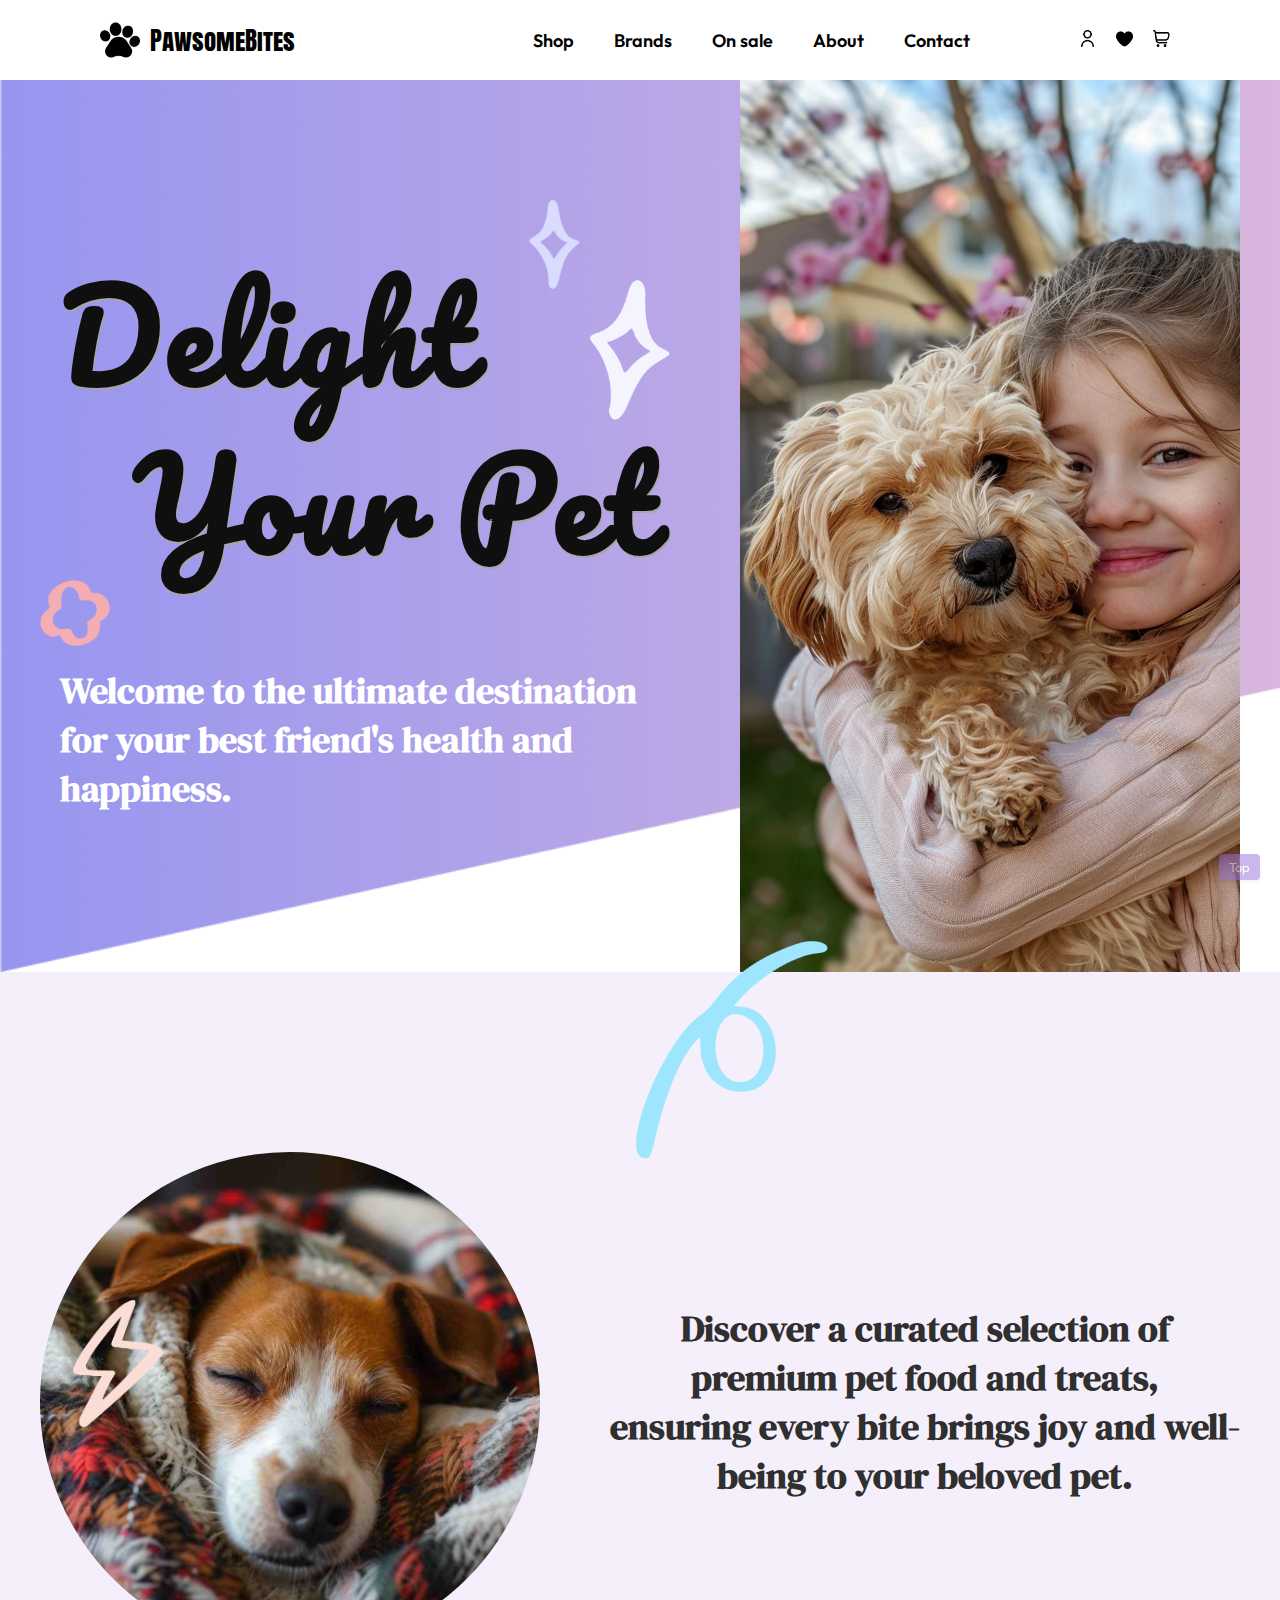
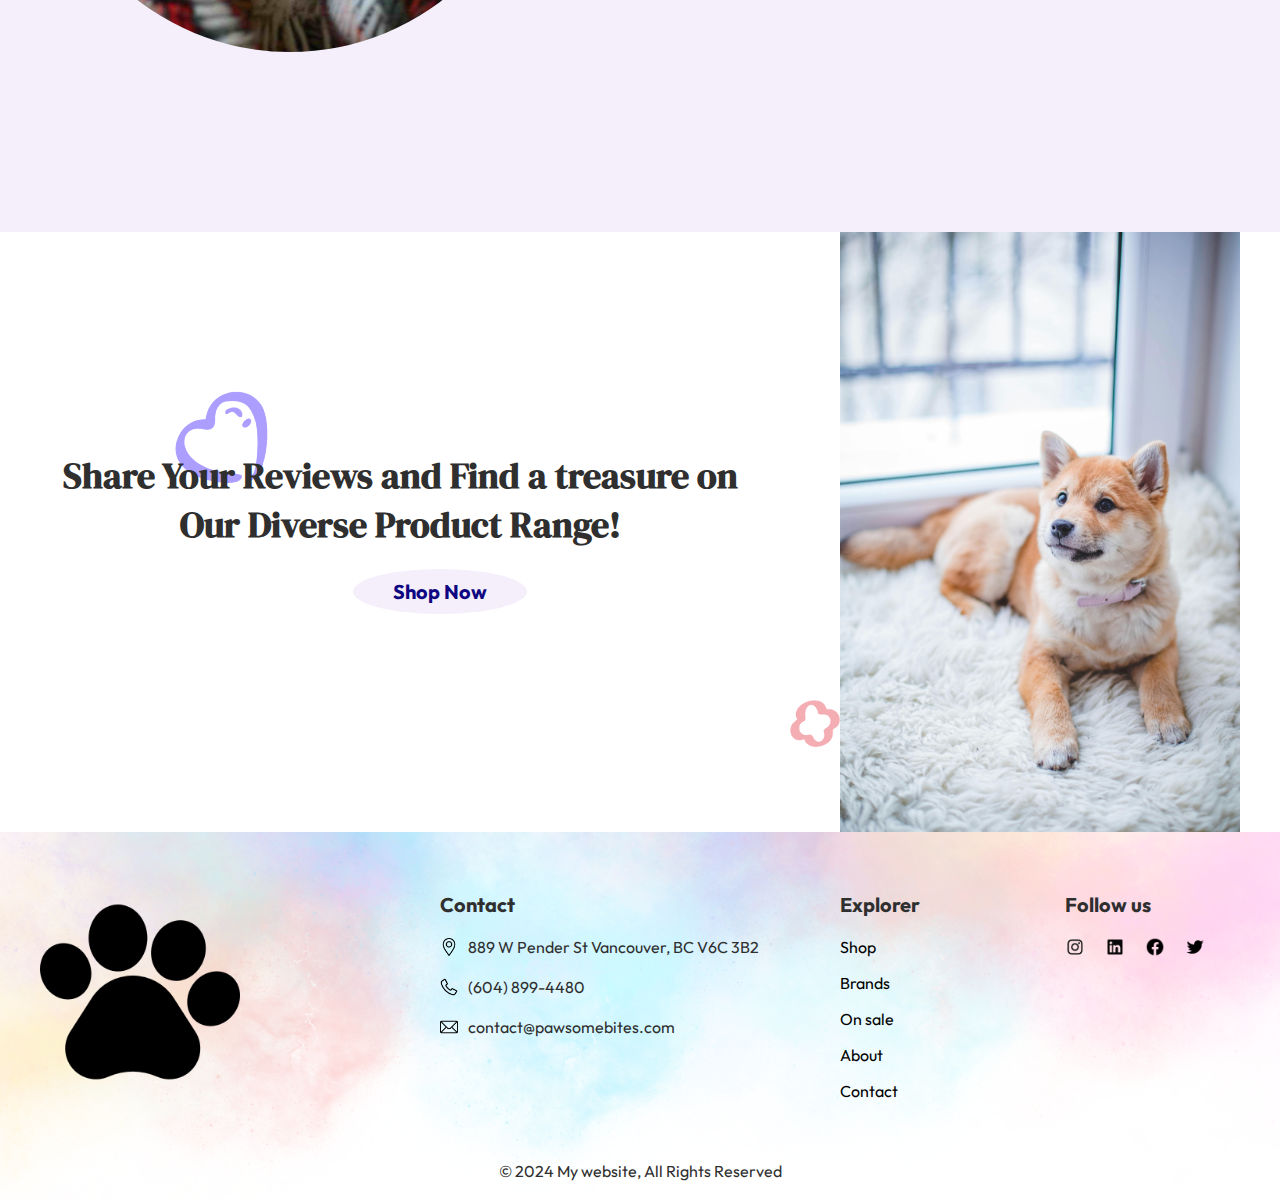
<file: index.html>
<!DOCTYPE html>
<html lang="en">
<head>
    <meta charset="UTF-8">
    <meta name="viewport" content="width=device-width, initial-scale=1.0">
    <link rel="stylesheet" type="text/css" href="./css/desktop.css">
    <link rel="stylesheet" type="text/css" href="./css/tablet.css">
    <link rel="stylesheet" type="text/css" href="./css/mobile.css">
    <title>Welcome to PawsomeBites</title>
</head>
<body>
    <header>
        <div class="wrapper">
            <a class="header-home" href="#" ><img src="./assets/pawprint.png" alt="Logo">PawsomeBites</a>
            <div></div>
            <nav class="main-nav">
                <ul class="link-list">
                    <li><a href="./pages/shop.html">Shop</a></li>
                    <li><a href="./pages/brands.html">Brands</a></li>
                    <li><a href="./pages/sale.html">On sale</a></li>
                    <li><a href="./pages/about.html">About</a></li>
                    <li><a href="./pages/contact.html">Contact</a></li>
                </ul>
            </nav>
            <nav class="icon-nav">
                <ul class="horizontal-list">
                    <li><img src="./assets/user.png" alt="User icon"></li>
                    <li><img src="./assets/heart.png" alt="Heart icon"></li>
                    <li><img src="./assets/shopping-cart.png" alt="Shopping cart icon"></li>
                    <li class="menu">
                        <label for="menu-toggle"><img src="./assets/menu-burger.png" alt="Menu bar"></label>
                        <input type="checkbox" class="menu-toggle" id="menu-toggle">
                        <nav class="toggle-nav">
                            <ul class="link-list">
                                <li><a href="./pages/shop.html">Shop</a></li>
                                <li><a href="./pages/brands.html">Brands</a></li>
                                <li><a href="./pages/sale.html">On sale</a></li>
                                <li><a href="./pages/about.html">About</a></li>
                                <li><a href="./pages/contact.html">Contact</a></li>
                            </ul>
                        </nav>
                    </li>
                </ul>
            </nav>
        </div>
    </header>

    <main>
        <section class="home-section-1">
            <div class="home-main-top">
                <div class="wrapper">
                    
                    <div class="background-img">
                        <img class="girl-with-dog" src="./assets/Dog-and-girl.webp" alt="Girl hugging a dog">
                        <div class="main-introduction">
                            <h1>Delight<br/>&nbsp;&nbsp;Your Pet</h1>
                            <p class="main-story">Welcome to the ultimate destination for your best friend's health and happiness.</p> 
                        </div>
                        <div class="vectors">
                            <img class="vector11" src="./assets/Vector11.png" alt="clover">
                            <img class="vector5" src="./assets/Vector5.png" alt="white sparkle">
                            <img class="vector4" src="./assets/Vector4.png" alt="baby blue sparkle">
                        </div>
                    </div>
                </div>
            </div>
        </section>

        <section class="home-section-2">
            <div class="home-main-middle">
                <div class="wrapper">
                    <img class="round-dog" src="./assets/Cozy.jpg" alt="Cozy Sleeping Dog">
                
                    <div class="shopping-introduction">
                        <p class="main-story">Discover a curated selection of<br/> premium pet food and treats,<br/> ensuring every bite brings joy and well-being to your beloved pet.</p> 
                    </div>
                    <div class="vectors">
                        <img class="vector8" src="./assets/Vector8.png" alt="light blue ribon">
                        <img class="vector9" src="./assets/Vector9.png" alt="thunder">
                    </div>
                </div>
            </div>
        </section>
        
        <section class="home-section-3">
            <div class="home-main-last">
                <div class="wrapper">
                    <div class="sharing-introduction">
                        <div class="story-wrapper">
                            <p class="main-story">Share Your Reviews and Find a treasure on Our Diverse Product Range!</p> 
                            <div class="shop-button">
                                <button><a href="./pages/shop.html">Shop Now</a></button>
                            </div>
                        </div> 
                        <div class="vectors">
                            <img class="vector10" src="./assets/Vector10.png" alt="heart">
                            <img class="vector11" src="./assets/Vector11.png" alt="clover">
                        </div>   
                    </div>
                    <img src="./assets/shiba.jpg" alt="dog on a white carpet">    
                </div>
            </div>
        </section>
        <a href="#" class="top-button">Top</a>
    </main>
    
    <footer class="footer">
        <div class="wrapper">
            <div class="footer-contents">
                <div class="content logo-content">
                <a href="#"><img class="logo" src="./assets/pawprint.png" alt="Logo"></a>
                </div>

                <div class="content">
                    <h3>Contact</h3>
                    <ul class="contact-info">
                        <li>
                        <img src="./assets/Location.png" alt="location">
                        889 W Pender St Vancouver, BC V6C 3B2
                        </li>
                        <li>
                        <img src="./assets/Phone.png" alt="phone">
                        (604) 899-4480
                        </li>
                        <li>
                        <img src="./assets/Mail.png" alt="mail">
                        contact@pawsomebites.com
                        </li>
                    </ul>
                </div>
                
                <div class="content">
                    <h3>Explorer</h3>
                    <ul class="explorer-info">
                        <li><a href="./pages/shop.html">Shop</a></li>
                        <li><a href="./pages/brands.html">Brands</a></li>
                        <li><a href="./pages/sale.html">On sale</a></li>
                        <li><a href="./pages/about.html">About</a></li>
                        <li><a href="./pages/contact.html">Contact</a></li>
                    </ul>
                </div>

                <div class="content">
                    <h3>Follow us</h3>
                    <ul class="socials">
                        <li><a href="https://www.instagram.com"><img src="./assets/Social3.png" alt="Instagram"></a></li>
                        <li><a href="https://www.linkedin.com"><img src="./assets/Social4.png" alt="Linked-in"></a></li>
                        <li><a href="https://www.facebook.com"><img src="./assets/facebook-24.png" alt="Facebook"></a></li>
                        <li><a href="https://www.twitter.com"><img src="./assets/twitter-24.png" alt="Twitter"></a></li>
                    </ul>
                </div>          
            </div>

            <div class="copy-right">
                &copy; 2024 My website, All Rights Reserved
            </div>
        </div>
    </footer>
</body>
</html>
</file>
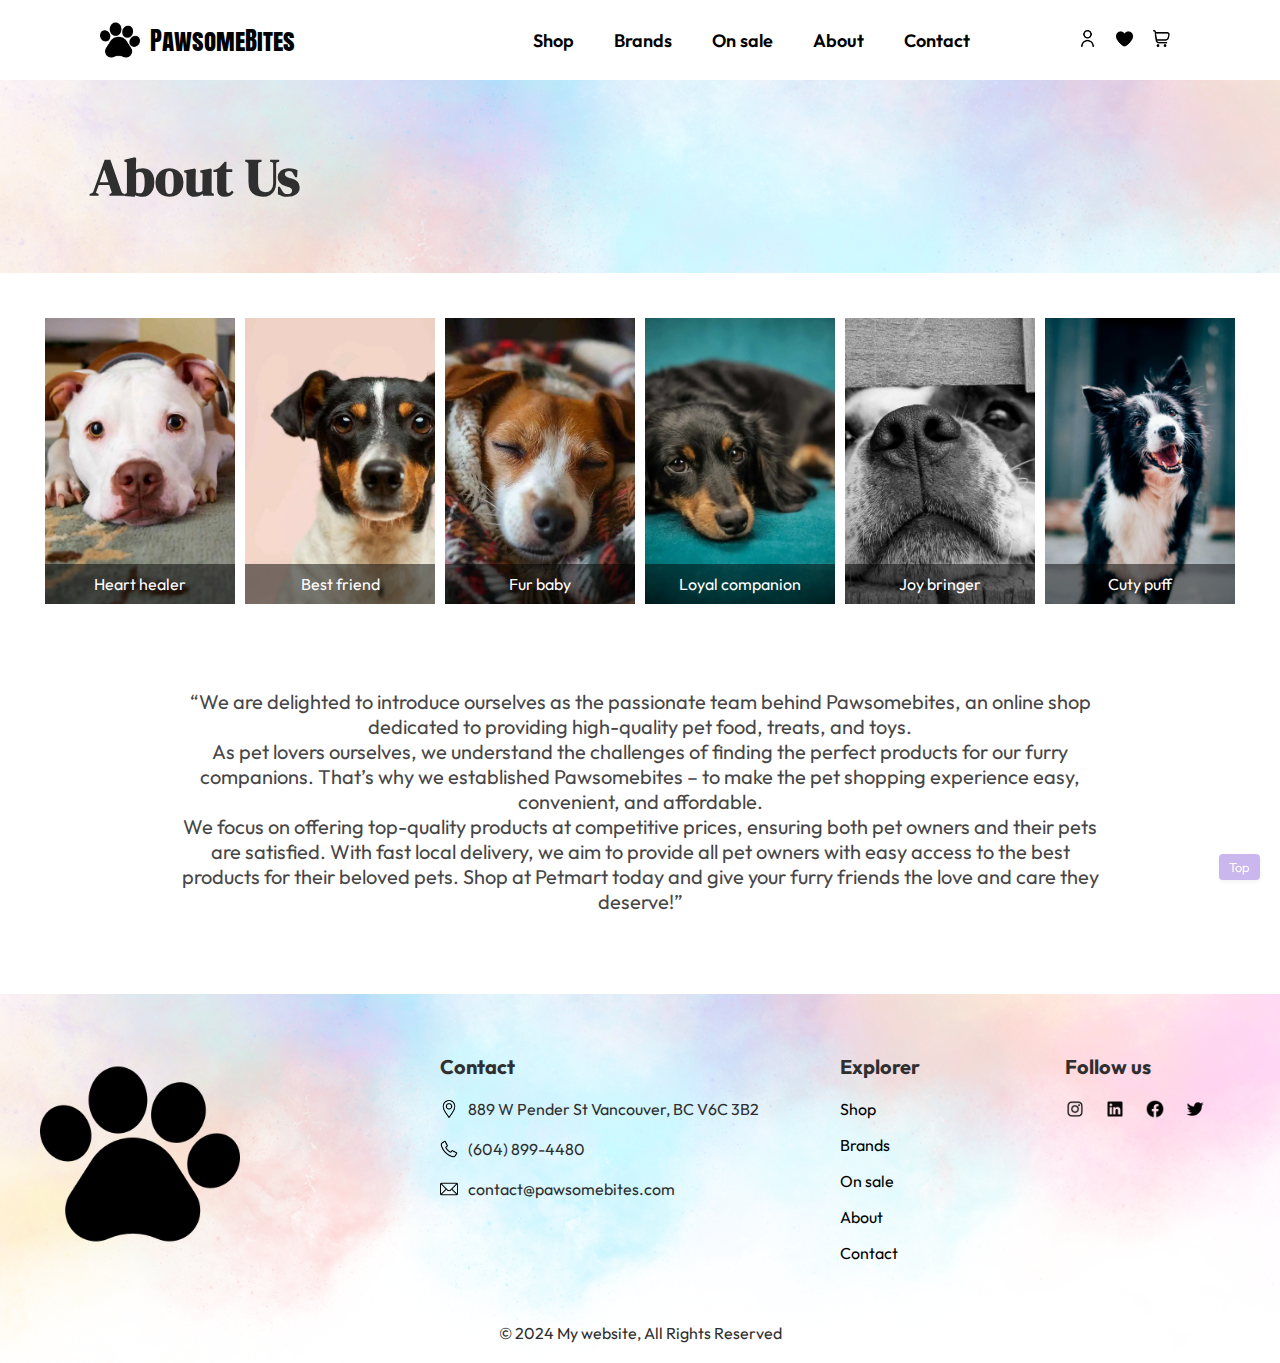
<file: pages/about.html>
<!DOCTYPE html>
<html lang="en">
<head>
    <meta charset="UTF-8">
    <meta name="viewport" content="width=device-width, initial-scale=1.0">
    <link rel="stylesheet" type="text/css" href="../css/desktop.css">
    <link rel="stylesheet" type="text/css" href="../css/tablet.css">
    <link rel="stylesheet" type="text/css" href="../css/mobile.css">
    <title>About [PawsomeBites]</title>
</head>
<body>
    <header>
        <div class="wrapper">
            <a class="header-home" href="../index.html" ><img src="../assets/pawprint.png" alt="Logo">PawsomeBites</a>
            <div></div>
            <nav class="main-nav">
                <ul class="link-list">
                    <li><a href="./shop.html">Shop</a></li>
                    <li><a href="./brands.html">Brands</a></li>
                    <li><a href="./sale.html">On sale</a></li>
                    <li><a href="#">About</a></li>
                    <li><a href="./contact.html">Contact</a></li>
                </ul>
            </nav>
            <nav class="icon-nav">
                <ul class="horizontal-list">
                    <li><img src="../assets/user.png" alt="User icon"></li>
                    <li><img src="../assets/heart.png" alt="Heart icon"></li>
                    <li><img src="../assets/shopping-cart.png" alt="Shopping cart icon"></li>
                    <li class="menu">
                        <label for="menu-toggle"><img src="../assets/menu-burger.png" alt="Menu bar"></label>
                        <input type="checkbox" class="menu-toggle" id="menu-toggle">
                        <nav class="toggle-nav">
                            <ul class="link-list">
                                <li><a href="./shop.html">Shop</a></li>
                                <li><a href="./brands.html">Brands</a></li>
                                <li><a href="./sale.html">On sale</a></li>
                                <li><a href="#">About</a></li>
                                <li><a href="./contact.html">Contact</a></li>
                            </ul>
                        </nav>
                    </li>
                </ul>
            </nav>
        </div>
    </header>

    <main>
        <div class="heading">
            <div class="wrapper">
                <h2 class="heading-top">About Us</h2>
            </div>
        </div>
        
        <section class="introduce-us">
            <div class="wrapper">
                <div class="upper-box">
                    <div class="gallery">
                        <a target="_blank" href="../assets/gal1.jpg">
                            <picture>
                                <source srcset="../assets/gal1.webp" type="image/webp">
                                <source srcset="../assets/gal1.jpg" type="image/jpeg">
                                <img src="../assets/gal1.jpg" alt="Dog looking at you">
                            </picture>
                        </a>
                        <div class="desc">Heart healer</div>
                    </div>
    
                    <div class="gallery">
                        <a target="_blank" href="../assets/gal2.jpg">
                            <picture>
                                <source srcset="../assets/gal2.webp" type="image/webp">
                                <source srcset="../assets/gal2.jpg" type="image/jpeg">
                                <img src="../assets/gal2.jpg" alt="Dog in pink background">
                            </picture>
                        </a>
                        <div class="desc">Best friend</div>
                    </div>
    
                    <div class="gallery">
                        <a target="_blank" href="../assets/Cozy.jpg">
                            <picture>
                                <source srcset="../assets/Cozy.webp" type="image/webp">
                                <source srcset="../assets/Cozy.jpg" type="image/jpeg">
                                <img src="../assets/Cozy.jpg" alt="Sleeping dog">
                            </picture>
                        </a>
                        <div class="desc">Fur baby</div>
                    </div>
    
                    <div class="gallery">
                        <a target="_blank" href="../assets/green.jpg">
                            <picture>
                                <source srcset="../assets/green.webp" type="image/webp">
                                <source srcset="../assets/green.jpg" type="image/jpeg">
                                <img src="../assets/green.jpg" alt="dog on a green bed">
                            </picture>
                        </a>
                        <div class="desc">Loyal companion</div>
                    </div>
    
                    <div class="gallery">
                        <a target="_blank" href="../assets/black.jpg">
                            <picture>
                                <source srcset="../assets/black.webp" type="image/webp">
                                <source srcset="../assets/black.jpg" type="image/jpeg">
                                <img src="../assets/black.jpg" alt="dog in black and white">
                            </picture>
                        </a>
                        <div class="desc">Joy bringer</div>
                    </div>
    
                    <div class="gallery">
                        <a target="_blank" href="../assets/gal3.jpg">
                            <picture>
                                <source srcset="../assets/gal3.webp" type="image/webp">
                                <source srcset="../assets/gal3.jpg" type="image/jpeg">
                                <img src="../assets/gal3.jpg" alt="smile dog">
                            </picture>
                        </a>
                        <div class="desc">Cuty puff</div>
                    </div>
                </div>
            
                <div class="under-box">
                    <div class="story-content">
                        <p>We are delighted to introduce ourselves as the passionate team behind Pawsomebites, an online shop
                            dedicated to providing high-quality pet food, treats, and toys.<br />
                            As pet lovers ourselves, we understand the challenges of finding the perfect products for our furry
                            companions.
                            That’s why we established Pawsomebites – to make the pet shopping experience easy, convenient, and
                            affordable.<br />
                            We focus on offering top-quality products at competitive prices, ensuring both pet owners and their
                            pets are satisfied. With fast local delivery, we aim to provide all pet owners with easy access to
                            the best products for their beloved pets. Shop at Petmart today and give your furry friends the love
                            and care they deserve!</p>
                    </div>
                </div>    
            </div>
        </section>
        <a href="#" class="top-button">Top</a>
    </main>

    <footer class="footer">
        <div class="wrapper">
            <div class="footer-contents">
                <div class="content logo-content">
                <a href="#"><img class="logo" src="../assets/pawprint.png" alt="Logo"></a>
                </div>

                <div class="content">
                    <h3>Contact</h3>
                    <ul class="contact-info">
                        <li>
                        <img src="../assets/Location.png" alt="location">
                        889 W Pender St Vancouver, BC V6C 3B2
                        </li>
                        <li>
                        <img src="../assets/Phone.png" alt="phone">
                        (604) 899-4480
                        </li>
                        <li>
                        <img src="../assets/Mail.png" alt="mail">
                        contact@pawsomebites.com
                        </li>
                    </ul>
                </div>
                
                <div class="content">
                    <h3>Explorer</h3>
                    <ul class="explorer-info">
                        <li><a href="./shop.html">Shop</a></li>
                        <li><a href="./brands.html">Brands</a></li>
                        <li><a href="./sale.html">On sale</a></li>
                        <li><a href="#">About</a></li>
                        <li><a href="./contact.html">Contact</a></li>
                    </ul>
                </div>

                <div class="content">
                    <h3>Follow us</h3>
                    <ul class="socials">
                        <li><a href="http://instagram.com"><img src="../assets/Social3.png" alt="Instagram"></a></li>
                        <li><a href="http://linkedin.com"><img src="../assets/Social4.png" alt="Linked-in"></a></li>
                        <li><a href="http://facebook.com"><img src="../assets/facebook-24.png" alt="Facebook"></a></li>
                        <li><a href="http://twitter.com"><img src="../assets/twitter-24.png" alt="Twitter"></a></li>
                    </ul>
                </div>          
            </div>

            <div class="copy-right">
                &copy; 2024 My website, All Rights Reserved
            </div>
        </div>
    </footer>
</body>
</html>
</file>
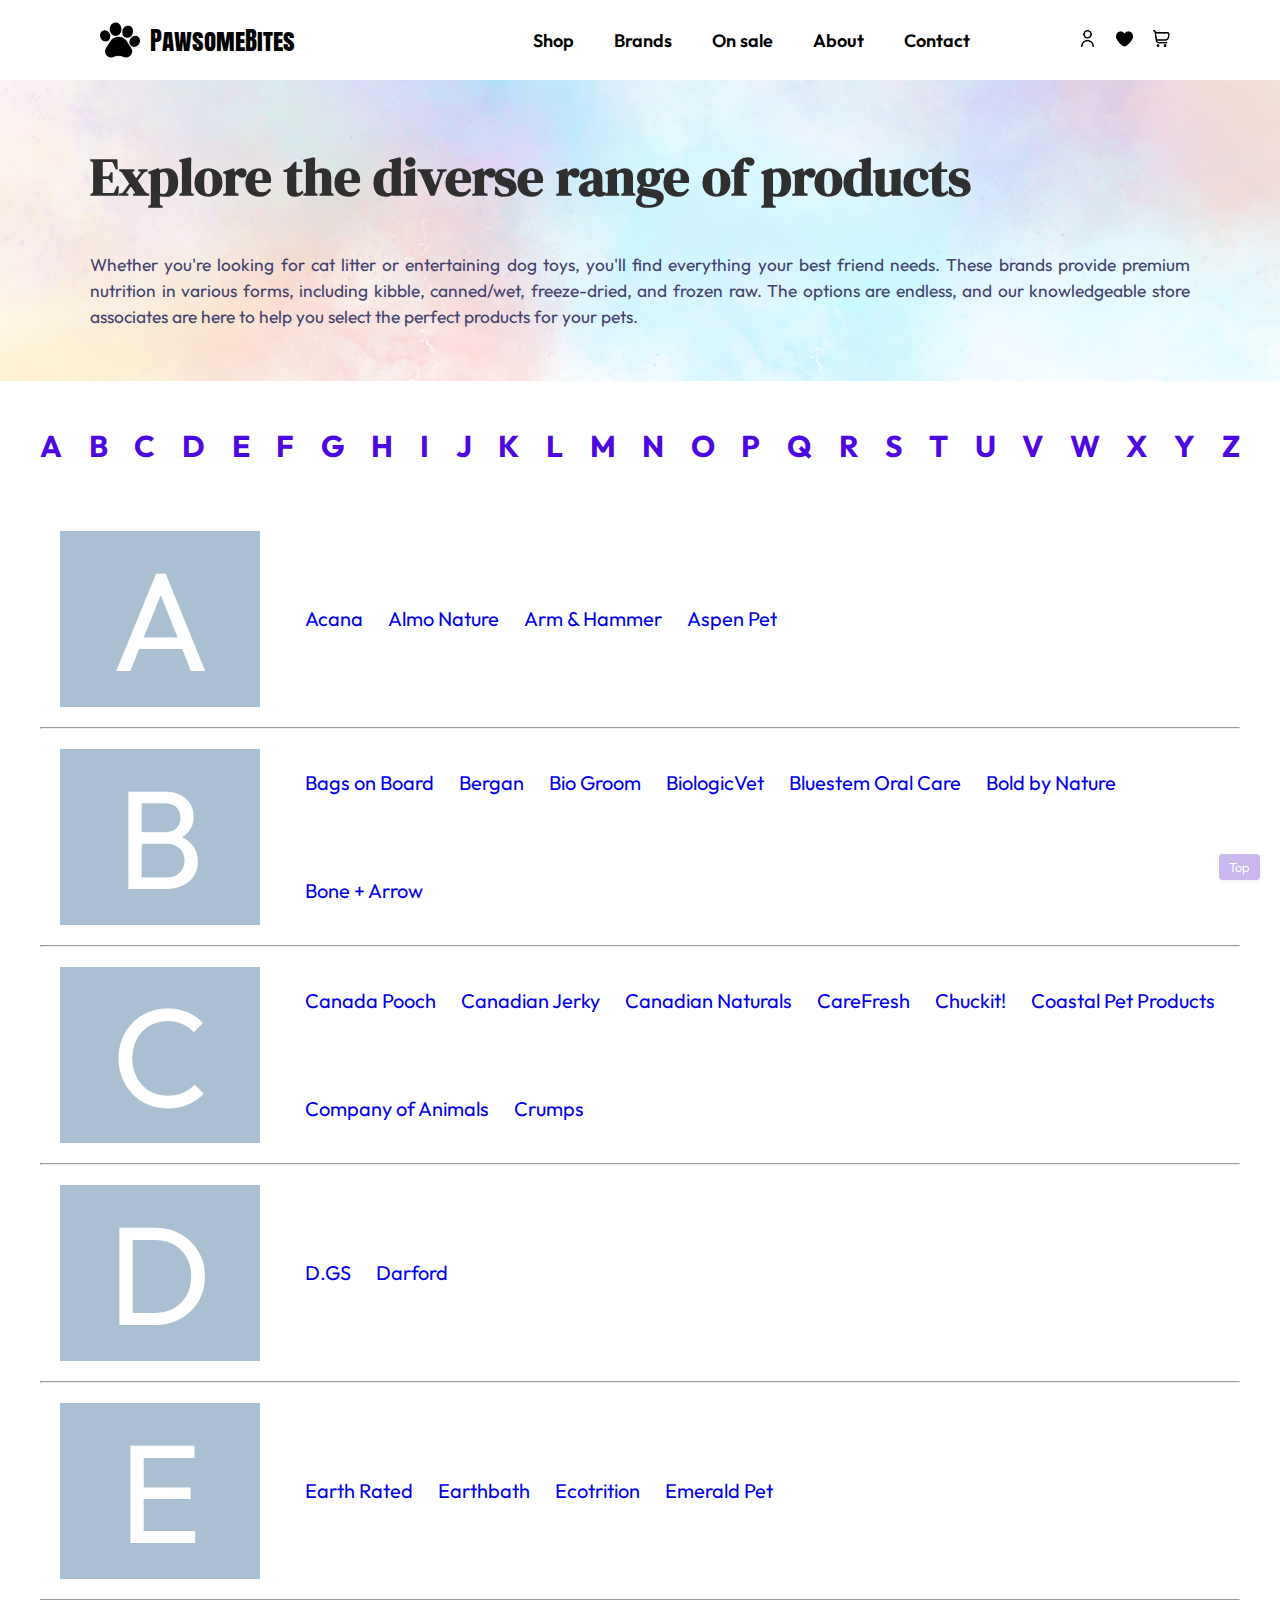
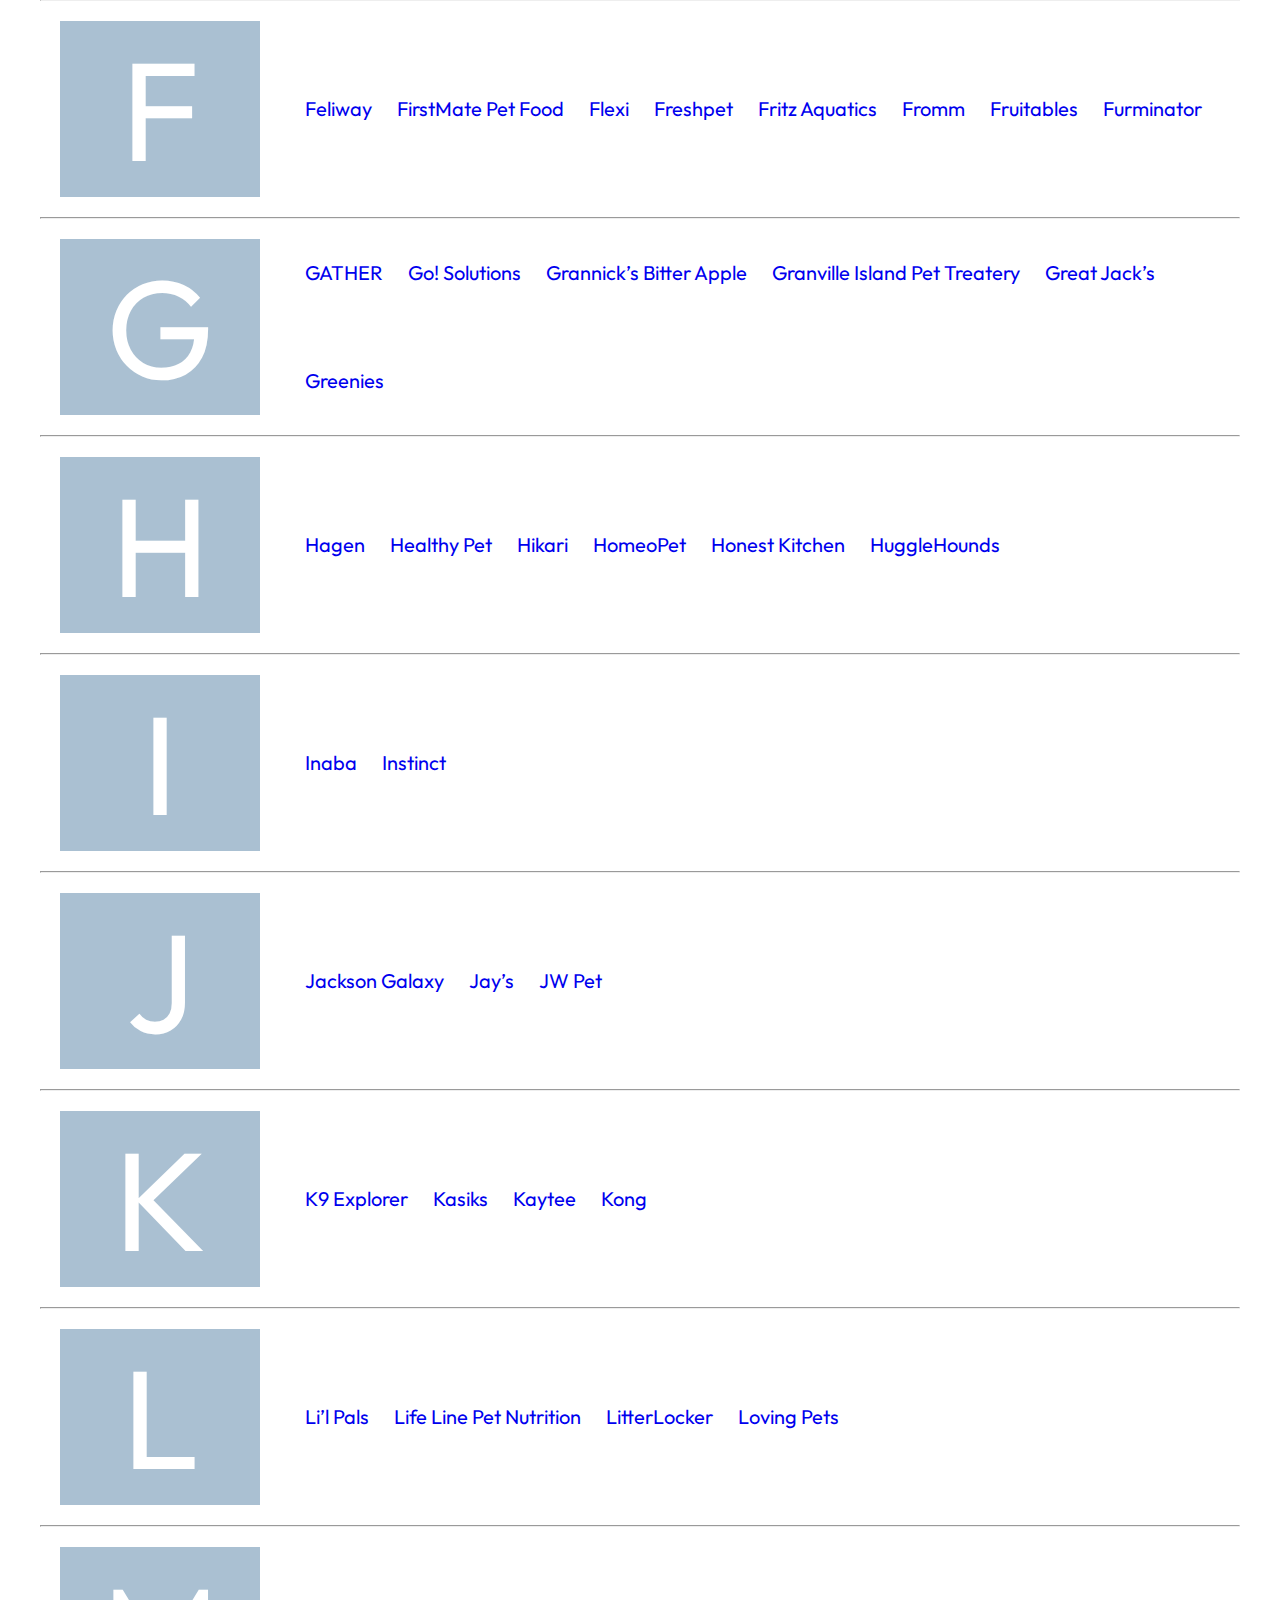
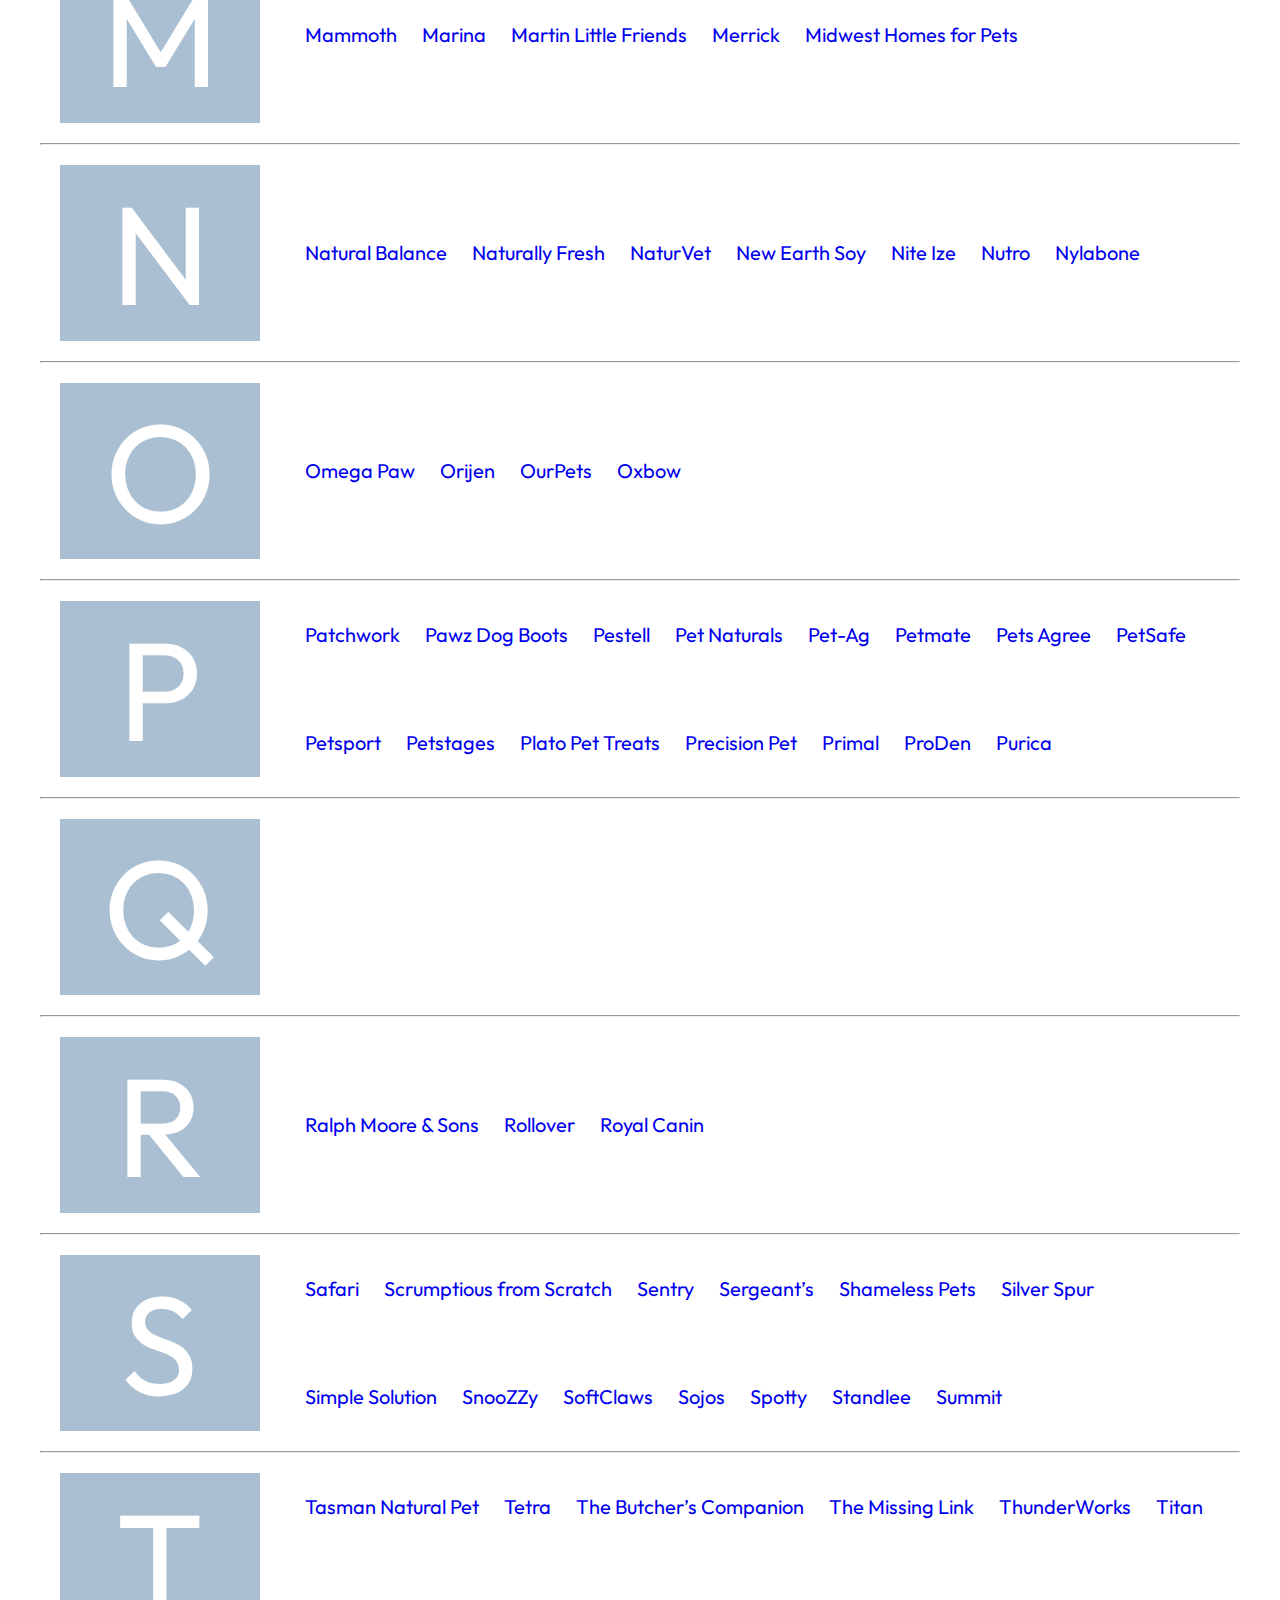
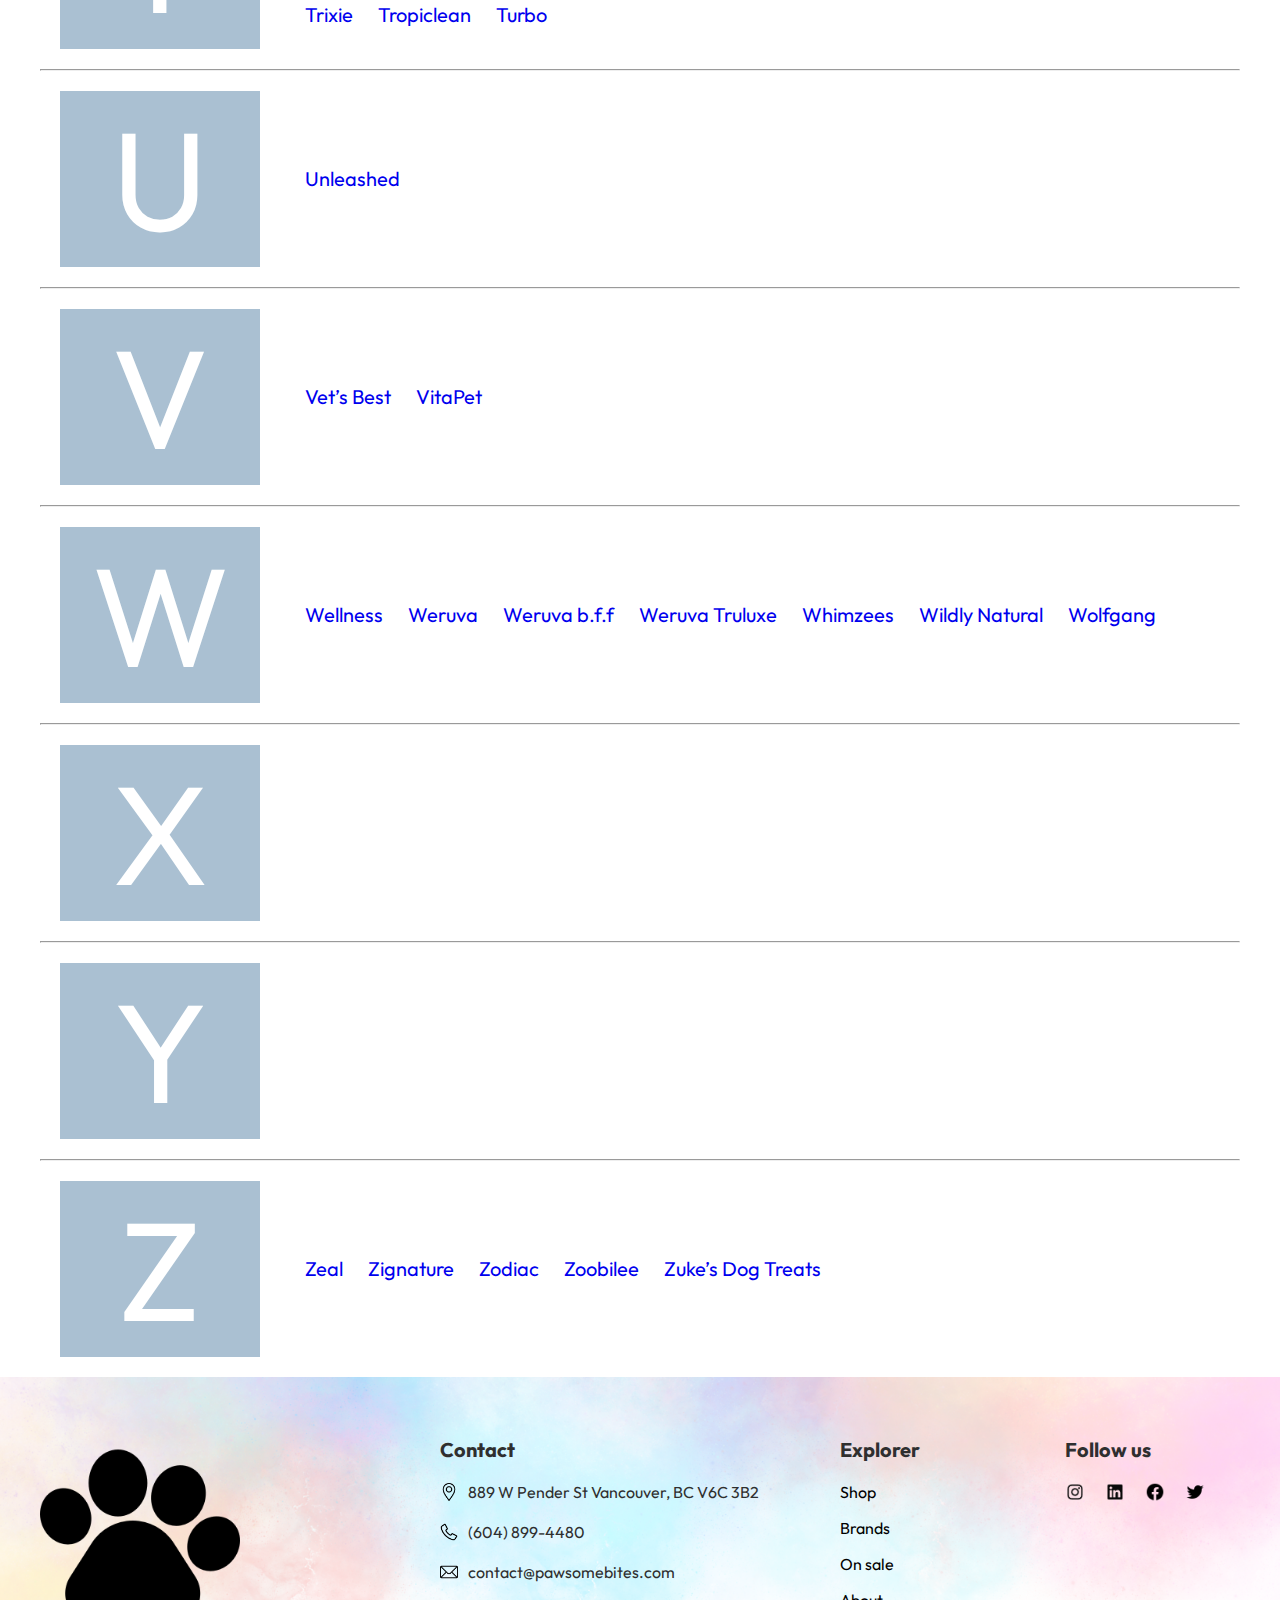
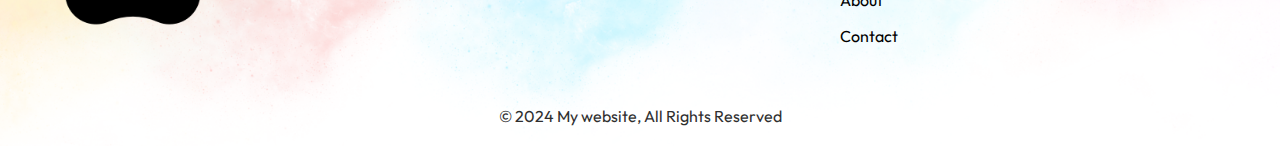
<file: pages/brands.html>
<!DOCTYPE html>
<html lang="en">
<head>
    <meta charset="UTF-8">
    <meta name="viewport" content="width=device-width, initial-scale=1.0">
    <link rel="stylesheet" href="https://cdnjs.cloudflare.com/ajax/libs/animate.css/4.1.1/animate.min.css">
    <link rel="stylesheet" type="text/css" href="../css/desktop.css">
    <link rel="stylesheet" type="text/css" href="../css/tablet.css">
    <link rel="stylesheet" type="text/css" href="../css/mobile.css">
    <title>Brands [PawsomeBites]</title>
</head>
<body>  
    <header>
        <div class="wrapper">
            <a class="header-home" href="../index.html" ><img src="../assets/pawprint.png" alt="Logo">PawsomeBites</a>
            <div></div>
            <nav class="main-nav">
                <ul class="link-list">
                    <li><a href="./shop.html">Shop</a></li>
                    <li><a href="#">Brands</a></li>
                    <li><a href="./sale.html">On sale</a></li>
                    <li><a href="./about.html">About</a></li>
                    <li><a href="./contact.html">Contact</a></li>
                </ul>
            </nav>
            <nav class="icon-nav">
                <ul class="horizontal-list">
                    <li><img src="../assets/user.png" alt="User icon"></li>
                    <li><img src="../assets/heart.png" alt="Heart icon"></li>
                    <li><img src="../assets/shopping-cart.png" alt="Shopping cart icon"></li>
                    <li class="menu">
                        <label for="menu-toggle"><img src="../assets/menu-burger.png" alt="Menu bar"></label>
                        <input type="checkbox" class="menu-toggle" id="menu-toggle">
                        <nav class="toggle-nav">
                            <ul class="link-list">
                                <li><a href="./shop.html">Shop</a></li>
                                <li><a href="#">Brands</a></li>
                                <li><a href="./sale.html">On sale</a></li>
                                <li><a href="./about.html">About</a></li>
                                <li><a href="./contact.html">Contact</a></li>
                            </ul>
                        </nav>
                    </li>
                </ul>
            </nav>
        </div>
    </header>

    <main>
        <section class="heading">
            <div class="wrapper">
                <h2 class="heading-top">Explore the diverse range of products</h2>
                <p>Whether you're looking for cat litter or entertaining dog toys, you'll find everything your best friend needs. These brands provide premium nutrition in various forms, including kibble, canned/wet, freeze-dried, and frozen raw. The options are endless, and our knowledgeable store associates are here to help you select the perfect products for your pets.</p>
            </div>
        </section>
        <section class="brands-section-link">
            <div class="wrapper">
                <ul class="brands-lists">
                    <li><a href="#a">A</a></li>
                    <li><a href="#b">B</a></li>
                    <li><a href="#c">C</a></li>
                    <li><a href="#d">D</a></li>
                    <li><a href="#e">E</a></li>
                    <li><a href="#f">F</a></li>
                    <li><a href="#g">G</a></li>
                    <li><a href="#h">H</a></li>
                    <li><a href="#i">I</a></li>
                    <li><a href="#j">J</a></li>
                    <li><a href="#k">K</a></li>
                    <li><a href="#l">L</a></li>
                    <li><a href="#m">M</a></li>
                    <li><a href="#n">N</a></li>
                    <li><a href="#o">O</a></li>
                    <li><a href="#p">P</a></li>
                    <li><a href="#q">Q</a></li>
                    <li><a href="#r">R</a></li>
                    <li><a href="#s">S</a></li>
                    <li><a href="#t">T</a></li>
                    <li><a href="#u">U</a></li>
                    <li><a href="#v">V</a></li>
                    <li><a href="#w">W</a></li>
                    <li><a href="#x">X</a></li>
                    <li><a href="#y">Y</a></li>
                    <li><a href="#z">Z</a></li>
                </ul>
            </div>
        </section>

        <section class="brands-section-detail">
            <div class="wrapper">
                <div class="alphabet-part">
                    <div class="capital-letter" id="a">A</div>
                    <div class="each-brand">
                        <a href="#">Acana</a>
                        <a href="#">Almo Nature</a>
                        <a href="#">Arm & Hammer</a>
                        <a href="#">Aspen Pet</a>
                    </div>
                </div>
                <div class="line"><hr></div>
                <div class="alphabet-part">
                    <div class="capital-letter" id="b">B</div>
                    <div class="each-brand">
                        <a href="#">Bags on Board</a>
                        <a href="#">Bergan</a>
                        <a href="#">Bio Groom</a>
                        <a href="#">BiologicVet</a>
                        <a href="#">Bluestem Oral Care</a>
                        <a href="#">Bold by Nature</a>
                        <a href="#">Bone + Arrow</a>
                    </div>
                </div>           
                <div class="line"><hr></div>
                <div class="alphabet-part">
                    <div class="capital-letter" id="c">C</div>
                    <div class="each-brand">
                        <a href="#">Canada Pooch</a>
                        <a href="#">Canadian Jerky</a>
                        <a href="#">Canadian Naturals</a>
                        <a href="#">CareFresh</a>
                        <a href="#">Chuckit!</a>
                        <a href="#">Coastal Pet Products</a>
                        <a href="#">Company of Animals</a>
                        <a href="#">Crumps</a>
                    </div>
                </div>
                <div class="line"><hr></div>
                <div class="alphabet-part">
                    <div class="capital-letter" id="d">D</div>
                    <div class="each-brand">
                        <a href="#">D.GS</a>
                        <a href="#">Darford</a>
                    </div>
                </div>
                <div class="line"><hr></div>
                <div class="alphabet-part">
                    <div class="capital-letter" id="e">E</div>
                    <div class="each-brand">
                        <a href="#">Earth Rated</a>
                        <a href="#">Earthbath</a>
                        <a href="#">Ecotrition</a>
                        <a href="#">Emerald Pet</a>
                    </div>
                </div>
                <div class="line"><hr></div>
                <div class="alphabet-part">
                    <div class="capital-letter" id="f">F</div>
                    <div class="each-brand">
                        <a href="#">Feliway</a>
                        <a href="#">FirstMate Pet Food</a>
                        <a href="#">Flexi</a>
                        <a href="#">Freshpet</a>
                        <a href="#">Fritz Aquatics</a>
                        <a href="#">Fromm</a>
                        <a href="#">Fruitables</a>
                        <a href="#">Furminator</a>
                    </div>
                </div>
                <div class="line"><hr></div>
                <div class="alphabet-part">
                    <div class="capital-letter" id="g">G</div>
                    <div class="each-brand">
                        <a href="#">GATHER</a>
                        <a href="#">Go! Solutions</a>
                        <a href="#">Grannick’s Bitter Apple</a>
                        <a href="#">Granville Island Pet Treatery</a>
                        <a href="#">Great Jack’s</a>
                        <a href="#">Greenies</a>
                    </div>
                </div>
                <div class="line"><hr></div>
                <div class="alphabet-part">
                    <div class="capital-letter" id="h">H</div>
                    <div class="each-brand">
                        <a href="#">Hagen</a>
                        <a href="#">Healthy Pet</a>
                        <a href="#">Hikari</a>
                        <a href="#">HomeoPet</a>
                        <a href="#">Honest Kitchen</a>
                        <a href="#">HuggleHounds</a>
                    </div>
                </div>
                <div class="line"><hr></div>
                <div class="alphabet-part">
                    <div class="capital-letter" id="i">I</div>
                    <div class="each-brand">
                        <a href="#">Inaba</a>
                        <a href="#">Instinct</a>
                    </div>
                </div>
                <div class="line"><hr></div>
                <div class="alphabet-part">
                    <div class="capital-letter" id="j">J</div>
                    <div class="each-brand">
                        <a href="#">Jackson Galaxy</a>
                        <a href="#">Jay’s</a>
                        <a href="#">JW Pet</a>
                    </div>
                </div>
                <div class="line"><hr></div>
                <div class="alphabet-part">
                    <div class="capital-letter" id="k">K</div>
                    <div class="each-brand">
                        <a href="#">K9 Explorer</a>
                        <a href="#">Kasiks</a>
                        <a href="#">Kaytee</a>
                        <a href="#">Kong</a>
                    </div>
                </div>
                <div class="line"><hr></div>
                <div class="alphabet-part">
                    <div class="capital-letter" id="l">L</div>
                    <div class="each-brand">
                        <a href="#">Li’l Pals</a>
                        <a href="#">Life Line Pet Nutrition</a>
                        <a href="#">LitterLocker</a>
                        <a href="#">Loving Pets</a>
                    </div>
                </div>
                <div class="line"><hr></div>
                <div class="alphabet-part">
                    <div class="capital-letter" id="m">M</div>
                    <div class="each-brand">
                        <a href="#">Mammoth</a>
                        <a href="#">Marina</a>
                        <a href="#">Martin Little Friends</a>
                        <a href="#">Merrick</a>
                        <a href="#">Midwest Homes for Pets</a>
                    </div>
                </div>
                <div class="line"><hr></div>
                <div class="alphabet-part">
                    <div class="capital-letter" id="n">N</div>
                    <div class="each-brand">
                        <a href="#">Natural Balance</a>
                        <a href="#">Naturally Fresh</a>
                        <a href="#">NaturVet</a>
                        <a href="#">New Earth Soy</a>
                        <a href="#">Nite Ize</a>
                        <a href="#">Nutro</a>
                        <a href="#">Nylabone</a>
                    </div>
                </div>
                <div class="line"><hr></div>
                <div class="alphabet-part">
                    <div class="capital-letter" id="o">O</div>
                    <div class="each-brand">
                        <a href="#">Omega Paw</a>
                        <a href="#">Orijen</a>
                        <a href="#">OurPets</a>
                        <a href="#">Oxbow</a>
                    </div>
                </div>
                <div class="line"><hr></div>
                <div class="alphabet-part">
                    <div class="capital-letter" id="p">P</div>
                    <div class="each-brand">
                        <a href="#">Patchwork</a>
                        <a href="#">Pawz Dog Boots</a>
                        <a href="#">Pestell</a>
                        <a href="#">Pet Naturals</a>
                        <a href="#">Pet-Ag</a>
                        <a href="#">Petmate</a>
                        <a href="#">Pets Agree</a>
                        <a href="#">PetSafe</a>
                        <a href="#">Petsport</a>
                        <a href="#">Petstages</a>
                        <a href="#">Plato Pet Treats</a>
                        <a href="#">Precision Pet</a>
                        <a href="#">Primal</a>
                        <a href="#">ProDen</a>
                        <a href="#">Purica</a>
                    </div>
                </div>
                <div class="line"><hr></div>
                <div class="alphabet-part">
                    <div class="capital-letter" id="q">Q</div>
                    <div class="each-brand">
                    </div>
                </div>
                <div class="line"><hr></div>
                <div class="alphabet-part">
                    <div class="capital-letter" id="r">R</div>
                    <div class="each-brand">
                        <a href="#">Ralph Moore & Sons</a>
                        <a href="#">Rollover</a>
                        <a href="#">Royal Canin</a>
                    </div>
                </div>
                <div class="line"><hr></div>
                <div class="alphabet-part" id="s">
                    <div class="capital-letter">S</div>
                    <div class="each-brand">
                        <a href="#">Safari</a>
                        <a href="#">Scrumptious from Scratch</a>
                        <a href="#">Sentry</a>
                        <a href="#">Sergeant’s</a>
                        <a href="#">Shameless Pets</a>
                        <a href="#">Silver Spur</a>
                        <a href="#">Simple Solution</a>
                        <a href="#">SnooZZy</a>
                        <a href="#">SoftClaws</a>
                        <a href="#">Sojos</a>
                        <a href="#">Spotty</a>
                        <a href="#">Standlee</a>
                        <a href="#">Summit</a>
                    </div>                  
                </div>
                <div class="line"><hr></div>
                <div class="alphabet-part">
                    <div class="capital-letter" id="t">T</div>
                    <div class="each-brand">
                        <a href="#">Tasman Natural Pet</a>
                        <a href="#">Tetra</a>
                        <a href="#">The Butcher’s Companion</a>
                        <a href="#">The Missing Link</a>
                        <a href="#">ThunderWorks</a>
                        <a href="#">Titan</a>
                        <a href="#">Trixie</a>
                        <a href="#">Tropiclean</a>
                        <a href="#">Turbo</a>
                    </div>
                </div>
                <div class="line"><hr></div>
                <div class="alphabet-part">
                    <div class="capital-letter" id="u">U</div>
                    <div class="each-brand">
                        <a href="#">Unleashed</a>
                    </div>
                </div>
                <div class="line"><hr></div>
                <div class="alphabet-part">
                    <div class="capital-letter" id="v">V</div>
                    <div class="each-brand">
                        <a href="#">Vet’s Best</a>
                        <a href="#">VitaPet</a>
                    </div>
                </div>
                <div class="line"><hr></div>
                <div class="alphabet-part">
                    <div class="capital-letter" id="w">W</div>
                    <div class="each-brand">
                        <a href="#">Wellness</a>
                        <a href="#">Weruva</a>
                        <a href="#">Weruva b.f.f</a>
                        <a href="#">Weruva Truluxe</a>
                        <a href="#">Whimzees</a>
                        <a href="#">Wildly Natural</a>
                        <a href="#">Wolfgang</a>
                    </div>  
                </div>
                <div class="line"><hr></div>
                <div class="alphabet-part">
                    <div class="capital-letter" id="x">X</div>
                    <div class="each-brand">
                    </div>
                </div>
                <div class="line"><hr></div>
                <div class="alphabet-part">
                    <div class="capital-letter" id="y">Y</div>
                    <div class="each-brand">
                    </div>
                </div>
                <div class="line"><hr></div>
                <div class="alphabet-part">
                    <div class="capital-letter" id="z">Z</div>
                    <div class="each-brand">
                        <a href="#">Zeal</a>
                        <a href="#">Zignature</a>
                        <a href="#">Zodiac</a>
                        <a href="#">Zoobilee</a>
                        <a href="#">Zuke’s Dog Treats</a>
                    </div>
                </div>
            </div> 
        </section>
        <a href="#" class="top-button">Top</a>
    </main>

    <footer class="footer">
        <div class="wrapper">
            <div class="footer-contents">
                <div class="content logo-content">
                <a href="#"><img class="logo" src="../assets/pawprint.png" alt="Logo"></a>
                </div>

                <div class="content">
                    <h3>Contact</h3>
                    <ul class="contact-info">
                        <li>
                        <img src="../assets/Location.png" alt="location">
                        889 W Pender St Vancouver, BC V6C 3B2
                        </li>
                        <li>
                        <img src="../assets/Phone.png" alt="phone">
                        (604) 899-4480
                        </li>
                        <li>
                        <img src="../assets/Mail.png" alt="mail">
                        contact@pawsomebites.com
                        </li>
                    </ul>
                </div>
                
                <div class="content">
                    <h3>Explorer</h3>
                    <ul class="explorer-info">
                        <li><a href="./shop.html">Shop</a></li>
                        <li><a href="#">Brands</a></li>
                        <li><a href="./sale.html">On sale</a></li>
                        <li><a href="./about.html">About</a></li>
                        <li><a href="./contact.html">Contact</a></li>
                    </ul>
                </div>

                <div class="content">
                    <h3>Follow us</h3>
                    <ul class="socials">
                        <li><a href="http://instagram.com"><img src="../assets/Social3.png" alt="Instagram"></a></li>
                        <li><a href="http://linkedin.com"><img src="../assets/Social4.png" alt="Linked-in"></a></li>
                        <li><a href="http://facebook.com"><img src="../assets/facebook-24.png" alt="Facebook"></a></li>
                        <li><a href="http://twitter.com"><img src="../assets/twitter-24.png" alt="Twitter"></a></li>
                    </ul>
                </div>          
            </div>

            <div class="copy-right">
                &copy; 2024 My website, All Rights Reserved
            </div>
        </div>
    </footer>
</body>
</html>
</file>
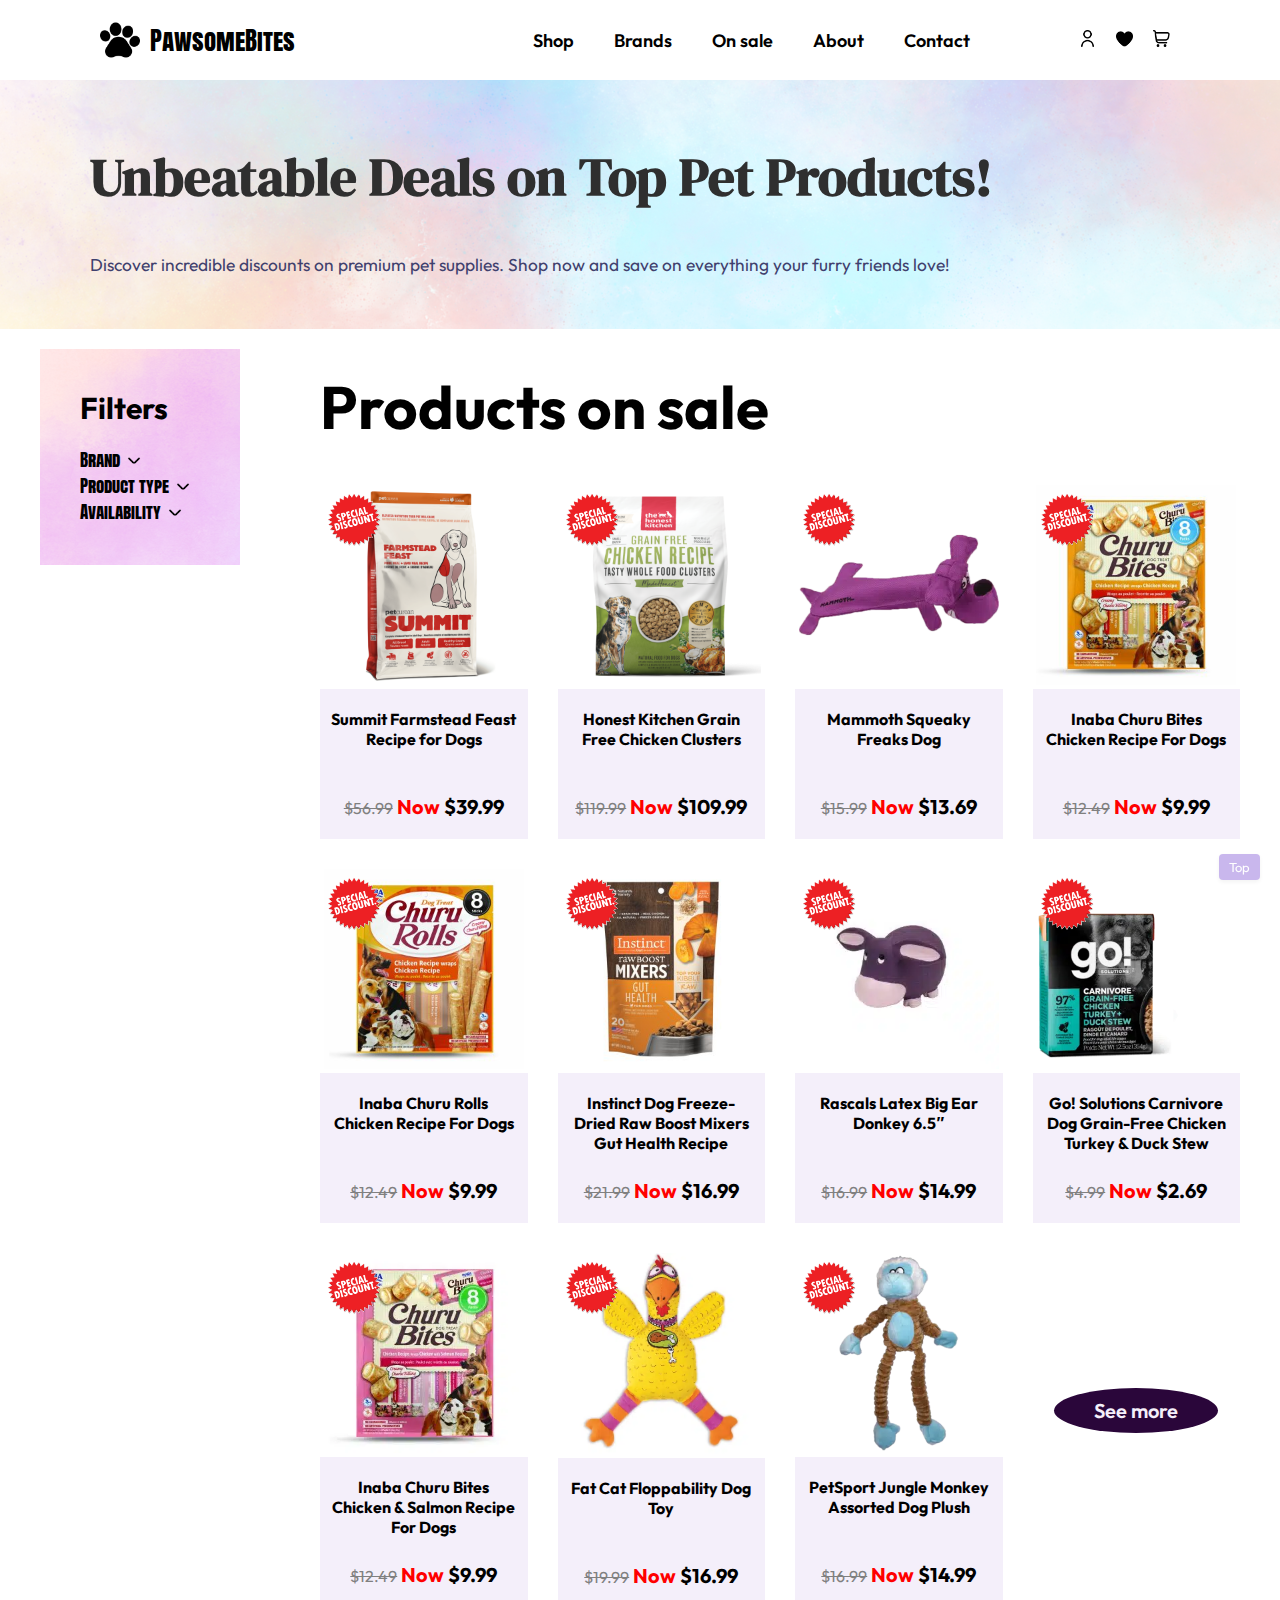
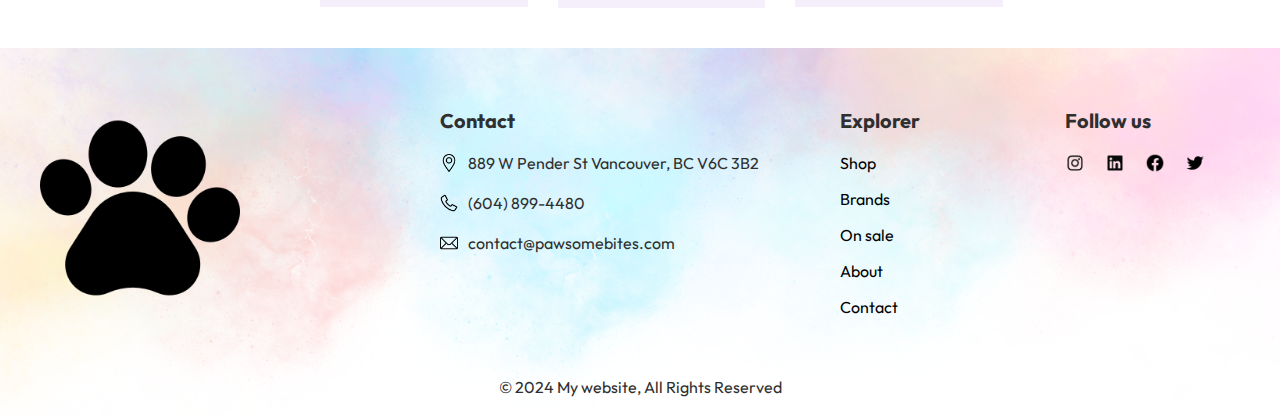
<file: pages/sale.html>
<!DOCTYPE html>
<html lang="en">
<head>
    <meta charset="UTF-8">
    <meta name="viewport" content="width=device-width, initial-scale=1.0">
    <link rel="stylesheet" type="text/css" href="../css/desktop.css">
    <link rel="stylesheet" type="text/css" href="../css/tablet.css">
    <link rel="stylesheet" type="text/css" href="../css/mobile.css">
    <title>On Sale [PawsomeBites]</title>
</head>
<body>
    <header>
        <div class="wrapper">
            <a class="header-home" href="../index.html" ><img src="../assets/pawprint.png" alt="Logo">PawsomeBites</a>
            <div></div>
            <nav class="main-nav">
                <ul class="link-list">
                    <li><a href="./shop.html">Shop</a></li>
                    <li><a href="./brands.html">Brands</a></li>
                    <li><a href="#">On sale</a></li>
                    <li><a href="./about.html">About</a></li>
                    <li><a href="./contact.html">Contact</a></li>
                </ul>
            </nav>
            <nav class="icon-nav">
                <ul class="horizontal-list">
                    <li><img src="../assets/user.png" alt="User icon"></li>
                    <li><img src="../assets/heart.png" alt="Heart icon"></li>
                    <li><img src="../assets/shopping-cart.png" alt="Shopping cart icon"></li>
                    <li class="menu">
                        <label for="menu-toggle"><img src="../assets/menu-burger.png" alt="Menu bar"></label>
                        <input type="checkbox" class="menu-toggle" id="menu-toggle">
                        <nav class="toggle-nav">
                            <ul class="link-list">
                                <li><a href="./shop.html">Shop</a></li>
                                <li><a href="./brands.html">Brands</a></li>
                                <li><a href="#">On sale</a></li>
                                <li><a href="./about.html">About</a></li>
                                <li><a href="./contact.html">Contact</a></li>
                            </ul>
                        </nav>
                    </li>
                </ul>
            </nav>
        </div>
    </header>

    <main>
        <div class="heading">
            <div class="wrapper">
                <h2 class="heading-top">Unbeatable Deals on Top Pet Products!</h2>
                <p>Discover incredible discounts on premium pet supplies. Shop now and save on everything your furry friends love!</p>    
            </div>
        </div>
        
        <div class="sale-container">
            <div class="wrapper">
                <aside class="sale-aside">
                    <div class="filters">
                        <div class="title">
                            <h3>Filters</h3>
                        </div>
                        <div class="dropdown-container">
                            <div class="dropdown">
                                <input type="checkbox" id="dropdown-checkbox-1" class="dropdown-checkbox">
                                <label for="dropdown-checkbox-1" class="dropbtn">Brand
                                    <img src="../assets/angle-small-down.png" alt="dropdown button">
                                </label>
                                <div class="dropdown-content">
                                    <div class="each-input">
                                        <input type="checkbox" id="hill" name="hill" value="Hill">
                                        <label for="hill">Hill</label><br>
                                    </div>
                                    <div class="each-input">
                                        <input type="checkbox" id="k9" name="k9" value="K9">
                                        <label for="k9">K9 Natural</label><br>
                                    </div>
                                    <div class="each-input">
                                        <input type="checkbox" id="go" name="go" value="go">
                                        <label for="go">Go!</label><br>
                                    </div>
                                    <div class="each-input">
                                        <input type="checkbox" id="orijen" name="orijen" value="Orijen">
                                        <label for="orijen">Orijen</label><br>
                                    </div>
                                    <div class="each-input">
                                        <input type="checkbox" id="summit" name="summit" value="Summit">
                                        <label for="summit">Summit</label><br>
                                    </div>
                                </div>
                            </div>
                            <div class="dropdown">
                                <input type="checkbox" id="dropdown-checkbox-2" class="dropdown-checkbox">
                                <label for="dropdown-checkbox-2" class="dropbtn">Product type
                                    <img src="../assets/angle-small-down.png" alt="dropdown button">
                                </label>
                                <div class="dropdown-content">
                                    <div class="each-input">
                                        <input type="checkbox" id="dog-food" name="dog-food" value="Dog-food">
                                        <label for="dog-food">Dog Food</label><br>
                                    </div>
                                    <div class="each-input">
                                        <input type="checkbox" id="cat-food" name="cat-food" value="Cat-food">
                                        <label for="cat-food">Cat Food</label><br>
                                    </div>
                                </div>
                            </div>
                            <div class="dropdown">
                                <input type="checkbox" id="dropdown-checkbox-3" class="dropdown-checkbox">
                                <label for="dropdown-checkbox-3" class="dropbtn">Availability
                                    <img src="../assets/angle-small-down.png" alt="dropdown button">
                                </label>
                                <div class="dropdown-content">
                                    <input type="checkbox" id="in-stock" name="in-stock" value="In-stock">
                                    <label for="in-stock">In stock</label><br>
                                </div>
                            </div>
                        </div>
                    </div>
                </aside>
            
                <section class="sale-section-1">
                    <h2 class="heading-middle">Products on sale</h2>
                    <div class="item-grid">
                        <div class="product-container">
                            <img class="product-pic" src="../assets/SUM_DF_FarmsteadFeast_Small-e1691527821764-300x300.png">
                            <div class="tag-container">
                                <img class="sale-mark" src="../assets/sale2.png" alt="sale-mark">
                            </div>
                            <div class="product-content">
                                <h3>Summit Farmstead Feast Recipe for Dogs</h3>
                                <p><span class="original-price">$56.99</span> <span class="now">Now</span> $39.99</p>
                            </div>
                        </div>
                        <div class="product-container">
                            <img class="product-pic" src="../assets/THK-WFC-Chicken-20lb-Web-e1692136844805-300x300.png">
                            <div class="tag-container">
                                <img class="sale-mark" src="../assets/sale2.png" alt="sale-mark">
                            </div>
                            <div class="product-content">
                                <h3>Honest Kitchen Grain Free Chicken Clusters</h3>
                                <p><span class="original-price">$119.99</span> <span class="now">Now</span> $109.99</p>
                            </div>
                        </div>
                        <div class="product-container">
                            <img class="product-pic" src="../assets/Mammoth-Squeaky-Freaks-Small-8in-lg-300x300.webp">
                            <div class="tag-container">
                                <img class="sale-mark" src="../assets/sale2.png" alt="sale-mark">
                            </div>
                            <div class="product-content">
                                <h3>Mammoth Squeaky Freaks Dog</h3>
                                <p><span class="original-price">$15.99</span> <span class="now">Now</span> $13.69</p>
                            </div>
                        </div>
                        <div class="product-container">
                            <img class="product-pic" src="../assets/USD721-e1691602091137-300x300.jpg">
                            <div class="tag-container">
                                <img class="sale-mark" src="../assets/sale2.png" alt="sale-mark">
                            </div>
                            <div class="product-content">
                                <h3>Inaba Churu Bites Chicken Recipe For Dogs</h3>
                                <p><span class="original-price">$12.49</span> <span class="now">Now</span> $9.99</p>
                            </div>
                        </div>
                        <div class="product-container">
                            <img class="product-pic" src="../assets//USD731-e1691624065570-300x300.jpg">
                            <div class="tag-container">
                                <img class="sale-mark" src="../assets/sale2.png" alt="sale-mark">
                            </div>
                            <div class="product-content">
                                <h3>Inaba Churu Rolls Chicken Recipe For Dogs</h3>
                                <p><span class="original-price">$12.49</span> <span class="now">Now</span> $9.99</p>
                            </div>
                        </div>
                        <div class="product-container">
                            <img class="product-pic" src="../assets/instainct-orange.jpg">
                            <div class="tag-container">
                                <img class="sale-mark" src="../assets/sale2.png" alt="sale-mark">
                            </div>
                            <div class="product-content">
                                <h3>Instinct Dog Freeze-Dried Raw Boost Mixers Gut Health Recipe</h3>
                                <p><span class="original-price">$21.99</span> <span class="now">Now</span> $16.99</p>
                            </div>
                        </div>
                        <div class="product-container">
                            <img class="product-pic" src="../assets/BigEarDonkey-83089-300x300.webp">
                            <div class="tag-container">
                                <img class="sale-mark" src="../assets/sale2.png" alt="sale-mark">
                            </div>
                            <div class="product-content">
                                <h3>Rascals Latex Big Ear Donkey 6.5″</h3>
                                <p><span class="original-price">$16.99</span> <span class="now">Now</span> $14.99</p>
                            </div>
                        </div>
                        <div class="product-container">
                            <img class="product-pic" src="../assets/Go-Carnivore-GF-Chicken-Turky-Duck-Stew-300x300.webp">
                            <div class="tag-container">
                                <img class="sale-mark" src="../assets/sale2.png" alt="sale-mark">
                            </div>
                            <div class="product-content">
                                <h3>Go! Solutions Carnivore Dog Grain-Free Chicken Turkey & Duck Stew</h3>
                                <p><span class="original-price">$4.99</span> <span class="now">Now</span> $2.69</p>
                            </div>
                        </div>
                        <div class="product-container">
                            <img class="product-pic" src="../assets/USD723-1-300x300.webp">
                            <div class="tag-container">
                                <img class="sale-mark" src="../assets/sale2.png" alt="sale-mark">
                            </div>
                            <div class="product-content">
                                <h3>Inaba Churu Bites Chicken & Salmon Recipe For Dogs</h3>
                                <p><span class="original-price">$12.49</span> <span class="now">Now</span> $9.99</p>
                            </div>
                        </div>
                        <div class="product-container">
                            <img class="product-pic" src="../assets/Fat-Cat-Floppability-Dog-Toy.webp">
                            <div class="tag-container">
                                <img class="sale-mark" src="../assets/sale2.png" alt="sale-mark">
                            </div>
                            <div class="product-content">
                                <h3>Fat Cat Floppability Dog Toy</h3>
                                <p><span class="original-price">$19.99</span> <span class="now">Now</span> $16.99</p>
                            </div>
                        </div>
                        <div class="product-container">
                            <img class="product-pic" src="../assets/Jungle-Monkey-Blue-lg-300x300.webp">
                            <div class="tag-container">
                                <img class="sale-mark" src="../assets/sale2.png" alt="sale-mark">
                            </div>
                            <div class="product-content">
                                <h3>PetSport Jungle Monkey Assorted Dog Plush</h3>
                                <p><span class="original-price">$16.99</span> <span class="now">Now</span> $14.99</p>
                            </div>
                        </div>
                        <div class="product-container-button">
                            <button class="more-button"><a href="#">See more</a></button>
                        </div>
                    </div>  
                </section>
            </div>                  
        </div>
        <a href="#" class="top-button">Top</a>
    </main>

    <footer class="footer">
        <div class="wrapper">
            <div class="footer-contents">
                <div class="content logo-content">
                <a href="#"><img class="logo" src="../assets/pawprint.png" alt="Logo"></a>
                </div>

                <div class="content">
                    <h3>Contact</h3>
                    <ul class="contact-info">
                        <li>
                        <img src="../assets/Location.png" alt="location">
                        889 W Pender St Vancouver, BC V6C 3B2
                        </li>
                        <li>
                        <img src="../assets/Phone.png" alt="phone">
                        (604) 899-4480
                        </li>
                        <li>
                        <img src="../assets/Mail.png" alt="mail">
                        contact@pawsomebites.com
                        </li>
                    </ul>
                </div>
                
                <div class="content">
                    <h3>Explorer</h3>
                    <ul class="explorer-info">
                        <li><a href="./shop.html">Shop</a></li>
                        <li><a href="./brands.html">Brands</a></li>
                        <li><a href="#">On sale</a></li>
                        <li><a href="./about.html">About</a></li>
                        <li><a href="./contact.html">Contact</a></li>
                    </ul>
                </div>

                <div class="content">
                    <h3>Follow us</h3>
                    <ul class="socials">
                        <li><a href="http://instagram.com"><img src="../assets/Social3.png" alt="Instagram"></a></li>
                        <li><a href="http://linkedin.com"><img src="../assets/Social4.png" alt="Linked-in"></a></li>
                        <li><a href="http://facebook.com"><img src="../assets/facebook-24.png" alt="Facebook"></a></li>
                        <li><a href="http://twitter.com"><img src="../assets/twitter-24.png" alt="Twitter"></a></li>
                    </ul>
                </div>          
            </div>

            <div class="copy-right">
                &copy; 2024 My website, All Rights Reserved
            </div>
        </div>
    </footer>
</body>
</html>
</file>
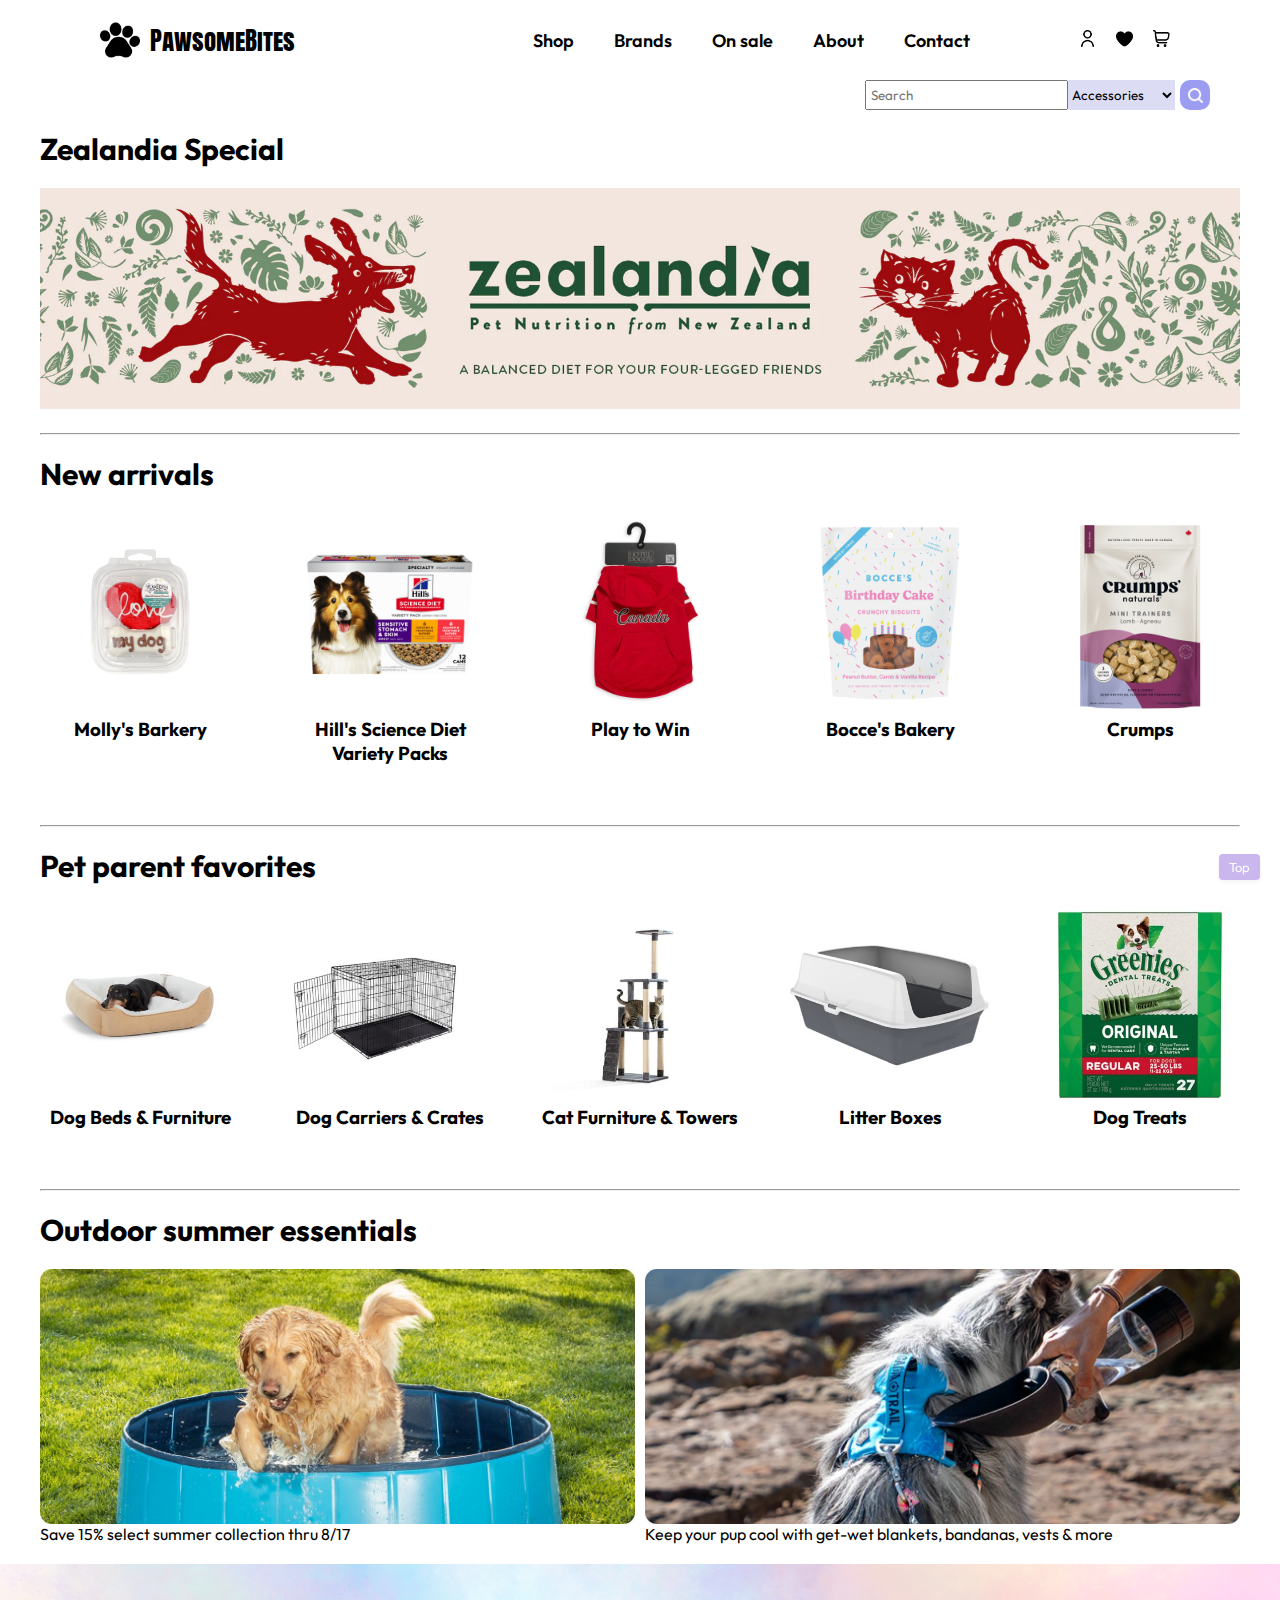
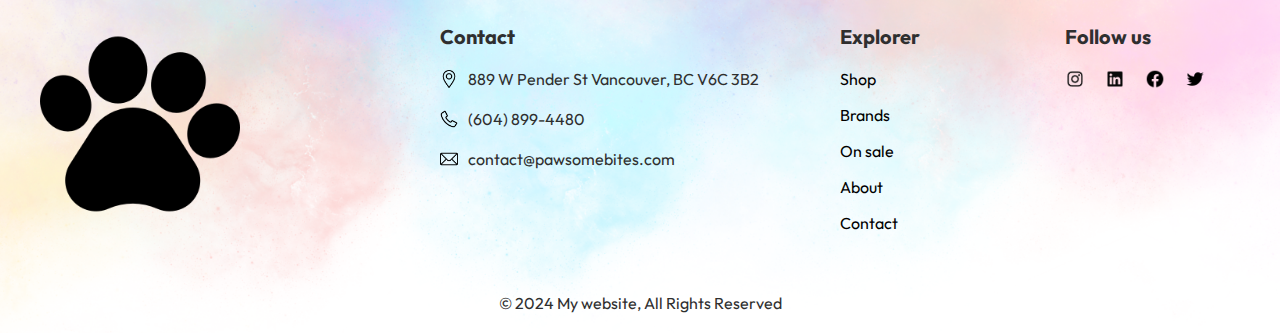
<file: pages/shop.html>
<!DOCTYPE html>
<html lang="en">
<head>
    <meta charset="UTF-8">
    <meta name="viewport" content="width=device-width, initial-scale=1.0">
    <link rel="stylesheet" type="text/css" href="../css/desktop.css">
    <link rel="stylesheet" type="text/css" href="../css/tablet.css">
    <link rel="stylesheet" type="text/css" href="../css/mobile.css">
    <title>Shop [PawsomeBites]</title>
</head>
<body>
    <header>
        <div class="wrapper">
            <a class="header-home" href="../index.html" ><img src="../assets/pawprint.png" alt="Logo">PawsomeBites</a>
            <div></div>
            <nav class="main-nav">
                <ul class="link-list">
                    <li><a href="#">Shop</a></li>
                    <li><a href="./brands.html">Brands</a></li>
                    <li><a href="./sale.html">On sale</a></li>
                    <li><a href="./about.html">About</a></li>
                    <li><a href="./contact.html">Contact</a></li>
                </ul>
            </nav>
            <nav class="icon-nav">
                <ul class="horizontal-list">
                    <li><img src="../assets/user.png" alt="User icon"></li>
                    <li><img src="../assets/heart.png" alt="Heart icon"></li>
                    <li><img src="../assets/shopping-cart.png" alt="Shopping cart icon"></li>
                    <li class="menu">
                        <label for="menu-toggle"><img src="../assets/menu-burger.png" alt="Menu bar"></label>
                        <input type="checkbox" class="menu-toggle" id="menu-toggle">
                        <nav class="toggle-nav">
                            <ul class="link-list">
                                <li><a href="#">Shop</a></li>
                                <li><a href="./brands.html">Brands</a></li>
                                <li><a href="./sale.html">On sale</a></li>
                                <li><a href="./about.html">About</a></li>
                                <li><a href="./contact.html">Contact</a></li>
                            </ul>
                        </nav>
                    </li>
                </ul>
            </nav>
        </div>
    </header>

    <main>
        <section class="shop-section-search">
            <div class="wrapper">
                <div class="search-container">
                    <input type="search" name="search" id="search" placeholder="Search">
                    <select name="categories" id="categories">
                        <option value="accessories">Accessories</option>
                        <option value="beds">Beds</option>
                        <option value="bowl-feeders">Bowl&Feeders</option>
                        <option value="food">Food</option>
                        <option value="grooming">Grooming</option>
                        <option value="health">Health</option>
                        <option value="toy">Toy</option>
                        <option value="treats">Treats</option>
                    </select>
                </div>
                <a href="#" class="button-style"><img src="../assets/search.png" alt="search icon"></a>
            </div>
        </section>
        <section class="zealandia">
            <div class="wrapper">
                <h2>Zealandia Special</h2> 
                <img src="../assets/zealandia.webp" alt="zealandia logo">   
            </div>
        </section>
        <section class="shop-section-new">
            <div class="wrapper">
                <hr/>
                <h2>New arrivals</h2>
                <div class="new-grid">
                    <div class="product-container">
                        <img class="product-pic" src="../assets/bakery.jfif">
                        <div class="product-content">
                            <h3>Molly's Barkery</h3>
                        </div>
                    </div>
                    <div class="product-container">
                        <img class="product-pic" src="../assets/diet.jfif">
                        <div class="product-content">
                            <h3>Hill's Science Diet Variety Packs</h3>
                        </div>
                    </div>
                    <div class="product-container">
                        <img class="product-pic" src="../assets/playtowin.jpg">
                        <div class="product-content">
                            <h3>Play to Win</h3>
                        </div>
                    </div>  
                    <div class="product-container">
                        <img class="product-pic" src="../assets/bocce.jfif">
                        <div class="product-content">
                            <h3>Bocce's Bakery</h3>
                        </div>
                    </div> 
                    <div class="product-container">
                        <img class="product-pic" src="../assets/crumps.jfif">
                        <div class="product-content">
                            <h3>Crumps</h3>
                        </div>
                    </div> 
                </div>
            </div>
        </section>
        <section class="shop-section-favorites">
            <div class="wrapper">
                <hr/>
                <h2>Pet parent favorites</h2>
                <div class="favorite-grid">
                    <div class="product-container">
                        <img class="product-pic" src="../assets/bed.jfif">
                        <div class="product-content">
                            <h3>Dog Beds & Furniture</h3>
                        </div>
                    </div>
                    <div class="product-container">
                        <img class="product-pic" src="../assets/cage.jfif">
                        <div class="product-content">
                            <h3>Dog Carriers & Crates</h3>
                        </div>
                    </div>
                    <div class="product-container">
                        <img class="product-pic" src="../assets/cattower.jfif">
                        <div class="product-content">
                            <h3>Cat Furniture & Towers</h3>
                        </div>
                    </div>  
                    <div class="product-container">
                        <img class="product-pic" src="../assets/litter.jfif">
                        <div class="product-content">
                            <h3>Litter Boxes</h3>
                        </div>
                    </div> 
                    <div class="product-container">
                        <img class="product-pic" src="../assets/treat.jfif">
                        <div class="product-content">
                            <h3>Dog Treats</h3>
                        </div>
                    </div>  
                </div>
            </div>
        </section>
        <section class="shop-section-outdoor">
            <div class="wrapper">
                <hr/>
                <h2>Outdoor summer essentials</h2>
                <div class="outdoor-container">
                    <div class="outdoor-left">
                        <img class="product-pic" src="../assets/waterPlay.jfif">
                        <p>Save 15% select summer collection thru 8/17</p>
                    </div>
                    <div class="outdoor-right">
                        <img class="product-pic" src="../assets/cooling.jfif">
                        <p>Keep your pup cool with get-wet blankets, bandanas, vests & more</p>
                    </div>
                </div>
            </div>
        </section>
        <a href="#" class="top-button">Top</a>
    </main>

    <footer class="footer">
        <div class="wrapper">
            <div class="footer-contents">
                <div class="content logo-content">
                <a href="#"><img class="logo" src="../assets/pawprint.png" alt="Logo"></a>
                </div>

                <div class="content">
                    <h3>Contact</h3>
                    <ul class="contact-info">
                        <li>
                        <img src="../assets/Location.png" alt="location">
                        889 W Pender St Vancouver, BC V6C 3B2
                        </li>
                        <li>
                        <img src="../assets/Phone.png" alt="phone">
                        (604) 899-4480
                        </li>
                        <li>
                        <img src="../assets/Mail.png" alt="mail">
                        contact@pawsomebites.com
                        </li>
                    </ul>
                </div>
                
                <div class="content">
                    <h3>Explorer</h3>
                    <ul class="explorer-info">
                        <li><a href="#">Shop</a></li>
                        <li><a href="./brands.html">Brands</a></li>
                        <li><a href="./sale.html">On sale</a></li>
                        <li><a href="./about.html">About</a></li>
                        <li><a href="./contact.html">Contact</a></li>
                    </ul>
                </div>

                <div class="content">
                    <h3>Follow us</h3>
                    <ul class="socials">
                        <li><a href="http://instagram.com"><img src="../assets/Social3.png" alt="Instagram"></a></li>
                        <li><a href="http://linkedin.com"><img src="../assets/Social4.png" alt="Linked-in"></a></li>
                        <li><a href="http://facebook.com"><img src="../assets/facebook-24.png" alt="Facebook"></a></li>
                        <li><a href="http://twitter.com"><img src="../assets/twitter-24.png" alt="Twitter"></a></li>
                    </ul>
                </div>          
            </div>

            <div class="copy-right">
                &copy; 2024 My website, All Rights Reserved
            </div>
        </div>
    </footer>
</body>
</html>
</file>
<file: css/desktop.css>
@import url(./global.css);

header {
    padding: 20px 100px;

    .wrapper {
        display: flex;
        justify-content: space-between;
        width: 100%;

        .header-home {
            display: flex;
            align-items: center;
            font-family: "Anton SC", sans-serif;
            font-size: 25px;

            &:link,
            &:visited,
            &:hover,
            &:active {
                color: black;
            }

            img {
                max-width: 40px;
                margin-right: 10px;
            }
        }

        .main-nav {
            display: flex;

            .link-list {
                display: flex;
                justify-content: space-around;
                align-items: center;

                li {
                    margin-left: 40px;

                    font-size: 18px;
                    font-family: "Outfit", sans-serif;
                    font-weight: 600;

                    a:link,
                    a:visited {
                        color: black;
                    }

                    a:hover {
                        color: rgb(15, 6, 130);
                    }

                    a:active {
                        color: rgb(131, 109, 245);
                    }
                }
            }
        }

        .icon-nav {
            display: flex;

            .horizontal-list {
                li {
                    margin-left: 10px;

                    img {
                        width: 17px;
                        margin-right: 10px;
                    }
                }

                li.menu {
                    position: relative;
                    display: none;
                    flex-direction: column;

                    label {
                        cursor: pointer;
                        z-index: 2;
                        position: relative;
                    }

                    .menu-toggle {
                        display: none;

                        &:checked+.toggle-nav {
                            display: flex;
                        }
                    }

                    .toggle-nav {
                        display: none;
                        flex-direction: column;
                        position: absolute;
                        top: 120%;
                        right: 0;
                        background-color: #fff;
                        opacity: 0.7;
                        box-shadow: 0 2px 5px rgba(0, 0, 0, 0.1);
                        z-index: 20;

                        .link-list {
                            list-style: none;
                            padding: 0;
                            margin: 0;

                            li {
                                margin-left: 0;

                                a {
                                    text-decoration: none;
                                    color: #090909;
                                    font-size: 16px;
                                    padding: 10px;
                                    display: block;
                                }
                            }
                        }
                    }
                }
            }
        }
    }
}

main {
    .home-section-1 {
        .home-main-top {
            background-image: url("../assets/Vector1.png");
            background-repeat: no-repeat;
            background-size: cover;

            .wrapper {
                .background-img {
                    display: flex;
                    justify-content: end;
                    position: relative;

                    .vectors {
                        .vector11 {
                            width: 70px;
                            position: absolute;
                            z-index: 1;
                            left: 0;
                            top: 500px;
                        }

                        .vector5 {
                            width: 80px;
                            position: absolute;
                            z-index: 1;
                            left: 550px;
                            top: 200px;
                        }

                        .vector4 {
                            width: 50px;
                            position: absolute;
                            z-index: 1;
                            left: 490px;
                            top: 120px;
                            transform: rotate(-10deg);
                        }
                    }

                    .girl-with-dog {
                        width: 500px;
                    }

                    .main-introduction {
                        position: absolute;
                        left: 0px;

                        h1 {
                            color: rgb(16, 15, 15);
                            margin-top: 170px;
                            margin-bottom: 80px;
                            font-size: 120px;
                            text-shadow: 1px 2px #a8a6a6;
                            padding-left: 20px;
                        }

                        .main-story {
                            display: flex;
                            width: 600px;
                            font-size: 27pt;
                            color: white;
                            font-family: "DM Serif Display", serif;
                            font-weight: 600;
                            padding-left: 20px;
                        }
                    }
                }
            }
        }
    }

    .home-section-2 {
        .home-main-middle {
            background-color: var(--light-purple);

            .wrapper {
                display: flex;
                justify-content: space-between;

                .vectors {
                    .vector8 {
                        width: 280px;
                        position: absolute;
                        z-index: 1;
                        left: 590px;
                        top: 1000px;
                        transform: rotate(125deg);
                    }

                    .vector9 {
                        width: 90px;
                        position: absolute;
                        z-index: 1;
                        left: 73px;
                        top: 1300px;
                    }
                }

                .shopping-introduction {
                    display: flex;
                    align-items: center;

                    .main-story {
                        margin-left: 70px;
                        text-align: center;
                        z-index: 2;
                    }
                }

                .round-dog {
                    width: 500px;
                    border-radius: 50%;
                    margin: 180px 0;
                }
            }
        }
    }

    .home-section-3 {
        .home-main-last {
            .wrapper {
                display: flex;
                justify-content: space-between;

                .vectors {
                    .vector10 {
                        width: 100px;
                        position: absolute;
                        z-index: 1;
                        left: 180px;
                        top: 2000px;
                        transform: rotate(315deg);
                    }

                    .vector11 {
                        width: 50px;
                        position: absolute;
                        z-index: 1;
                        left: 790px;
                        top: 2300px;
                    }
                }

                .sharing-introduction {
                    display: flex;
                    align-items: center;

                    .story-wrapper {
                        display: flex;
                        align-items: center;
                        flex-direction: column;

                        .main-story {
                            text-align: center;
                            padding-right: 80px;
                            z-index: 2;
                        }

                        .shop-button {
                            display: flex;
                            align-items: center;
                            margin-top: 20px;
                            padding: 10px 40px;
                            border-radius: 50%;
                            background: var(--light-purple);

                            a {
                                font-size: 20px;
                                font-weight: bold;
                                &:link,
                                &:visited {
                                    color: #0f0682;
                                }

                                &:hover {
                                    color: #7911d4;
                                }

                                &:active {
                                    color: #836df5;
                                }
                            }
                        }
                    }
                }

                img {
                    width: 400px;
                }
            }
        }
    }

    .heading {
        background-image: url(../assets/background-blurr.png);

        .wrapper {
            padding: 20px 50px;

            .heading-top {
                padding: 40px 0;
                font-family: "DM Serif Display", serif;
                font-size: 40pt;
                color: var(--default-grey);
            }

            p {
                font-size: 13pt;
                padding-bottom: 30px;
                color: rgb(64, 64, 109);
                line-height: 1.5;
                text-align: justify;
            }
        }
    }

    /* brand part starts */
    .brands-section-link {
        .wrapper {
            .brands-lists {
                display: flex;
                justify-content: space-between;
                padding: 40px 0;

                li {
                    display: flex;
                    height: 50px;
                    justify-content: center;
                    align-items: center;
                    font-size: 30px;
                    font-weight: bold;

                    a {
                        transition: font-size 1s;

                        &:link,
                        &:visited {
                            color: rgb(77, 8, 225);
                        }

                        &:hover {
                            color: rgb(15, 6, 130);
                            font-size: 50px;
                        }

                        &:active {
                            color: rgb(131, 109, 245);
                        }
                    }

                }

                a:hover {
                    font-size: 50px;
                }
            }
        }
    }

    .brands-section-detail {
        .wrapper {
            .alphabet-part {
                display: flex;
                align-content: center;

                .capital-letter {
                    display: flex;
                    background: rgb(170, 192, 210);
                    color: white;
                    font-size: 140px;
                    justify-content: center;
                    align-items: center;
                    min-width: 200px;
                    margin: 20px;
                }

                .each-brand {
                    display: flex;
                    flex-wrap: wrap;
                    max-width: 960px;
                    align-items: center;

                    a {
                        padding-left: 25px;
                        font-size: 20px;
                    }
                }
            }
        }


    }

    /* shop part starts*/
    .shop-section-search {
        .wrapper {
            display: flex;
            justify-content: end;

            .search-container {
                display: flex;

                #search {
                    padding: 4px;
                }

                #categories {
                    display: flex;
                    border: none;
                    background: rgb(220, 220, 245);
                }
            }

            .button-style {
                display: flex;
                justify-content: center;
                align-items: center;
                background: rgb(156, 156, 243);
                min-width: 30px;
                min-height: 30px;
                margin: 0 30px 0px 5px;
                border-radius: 10px;

                img {
                    width: 15px;
                    filter: invert(1);
                }
            }
        }
    }

    .zealandia,
    .shop-section-new,
    .shop-section-favorites,
    .shop-section-outdoor {
        padding-bottom: 20px;
    }

    .zealandia {
        .wrapper {
            img {
                width: 100%
            }
        }
    }

    .shop-section-new {
        .new-grid {
            display: grid;
            grid-template-columns: repeat(auto-fit, minmax(170px, 1fr));
            gap: 50px;
            padding-bottom: 40px;

            .product-pic {
                width: 100%;
            }

            .product-content {
                text-align: center;
            }
        }
    }

    .shop-section-favorites {
        .favorite-grid {
            display: grid;
            grid-template-columns: repeat(auto-fit, minmax(170px, 1fr));
            gap: 50px;
            padding-bottom: 40px;
        }

        .product-container {
            text-align: center;
            position: relative;
        }

        .product-pic {
            width: 100%;
            max-width: none;
            height: auto;
            display: block;
        }

        .product-content {
            text-align: center;
        }
    }

    .shop-section-outdoor {
        .outdoor-container {
            display: grid;
            grid-template-columns: repeat(auto-fit, minmax(500px, 1fr));
            gap: 10px;
        }

        .outdoor-left,
        .outdoor-right {
            display: flex;
            flex-direction: column;

            .product-pic {
                max-width: 100%;
            }
        }
    }

    /* shop part ends */

    /* sale part starts */

    .sale-container {
        .wrapper {
            display: flex;

            .sale-aside {
                display: flex;
                height: fit-content;
                padding-top: 20px;

                .filters {
                    display: flex;
                    flex-direction: column;
                    background-image: url(../assets/blur3.png);
                    width: 200px;
                    padding: 40px 0 40px 40px;

                    h3 {
                        font-size: 30px;
                        padding-bottom: 20px;
                    }

                    .dropdown {
                        position: relative;
                        display: inline-block;
                        height: fit-content;

                        .dropdown-checkbox {
                            display: none;
                        }

                        .dropbtn {
                            font-family: "Anton SC", sans-serif;
                            font-size: 17px;
                            padding-top: 10px;
                            border: none;
                            cursor: pointer;

                            img {
                                width: 20px;
                                vertical-align: middle;
                                /* 텍스트와 이미지의 중앙 정렬 flex는 안되고 inline만 가능 */
                            }
                        }

                        .dropdown-content {
                            display: none;
                            position: relative;
                            background-color: transparent;
                            min-width: 160px;
                            padding: 12px 16px;
                            z-index: 1;

                            .each-input {
                                padding-bottom: 10px;
                            }
                        }
                    }

                    .dropdown:hover .dropdown-content {
                        display: block;
                    }
                }
            }

            .sale-section-1 {
                width: 100%;
                padding-left: 80px;

                h2 {
                    font-size: 60px;
                    padding: 40px 0;
                }

                .item-grid {
                    display: grid;
                    grid-template-columns: repeat(auto-fit, minmax(170px, 1fr));
                    gap: 30px;
                    width: 100%;
                    padding-bottom: 40px;

                    .product-container {
                        text-align: center;
                        position: relative;

                        .product-pic {
                            width: 100%;
                            max-width: 200px;
                            z-index: 1;
                        }

                        .tag-container {
                            position: absolute;
                            z-index: 2;
                            left: 0;
                            top: 0;

                            .sale-mark {
                                width: 70px;
                            }
                        }

                        .product-content {
                            background-color: var(--light-purple);
                            padding: 10px;
                            display: flex;
                            flex-direction: column;
                            justify-content: space-between;
                            height: 150px;

                            h3 {
                                padding: 10px 0;
                                flex: 1;
                                /* 남은 공간을 차지하여 가격 정보가 아래로 밀리도록 함 */
                                margin: 0;
                                overflow: hidden;
                                text-overflow: ellipsis;
                                /* 넘치는 텍스트를 '...'로 표시 */
                                font-size: 16px;
                            }

                            p {
                                padding-bottom: 10px;
                                margin: 0;
                                font-weight: bold;
                                font-size: 20px;
                            }

                            .original-price {
                                text-decoration: line-through;
                                color: grey;
                                font-weight: normal;
                                font-size: 16px;
                            }

                            .now {
                                font-weight: bold;
                                color: red;
                            }
                        }
                    }

                    .product-container-button {
                        display: flex;
                        align-items: center;
                        justify-content: center;
                    }
                }
            }

            .more-button {
                display: flex;
                align-items: center;
                font-size: 20px;
                font-weight: 600;
                margin-bottom: 40px;

                padding: 10px 40px;
                border-radius: 50%;
                background: #2a063a;

                a {

                    &:link,
                    &:visited {
                        color: var(--light-purple);
                    }

                    &:hover {
                        color: #cda0e3;
                    }

                    &:active {
                        color: #836df5;
                    }
                }
            }
        }
    }


    /* sale part ends */

    /* about part starts */
    .introduce-us {
        .wrapper {
            display: flex;
            flex-direction: column;
            padding-top: 40px;

            .upper-box {
                display: flex;
                justify-content: space-between;

                .gallery {
                    position: relative;
                    margin: 5px;
                    width: 100%;
                    overflow: hidden;

                    img {
                        width: 100%;
                        height: 100%;
                        object-fit: cover;
                        object-position: center;
                        display: block;
                    }

                    .desc {
                        position: absolute;
                        bottom: 0;
                        background: rgba(0, 0, 0, 0.5);
                        color: #fff;
                        width: 100%;
                        text-align: center;
                        padding: 10px 0;
                        box-sizing: border-box;
                    }
                }

                .gallery:hover {
                    opacity: 0.5;
                }
            }

            .under-box {
                display: flex;
                text-align: center;
                align-items: center;
                justify-content: center;
                padding: 80px 0;

                .story-content {
                    p {
                        padding: 0 140px;
                        font-size: 20px;
                        color: rgb(71, 70, 70);
                    }

                    p::before {
                        content: open-quote;
                    }

                    p::after {
                        content: close-quote;
                    }
                }
            }
        }
    }

    /* about part ends */

    /* contact part starts */
    .container {
        .accordion-container {
            max-width: 1000px;
            margin: 0 auto;
        }
    }

    .contact-form-before {
        background: #ccb9f3;
        margin-top: 30px;
        padding: 0 20px;

        .wrapper {
            text-align: center;
            color: white;

            h2 {
                font-size: 50px;
            }

            p {
                padding: 20px;
            }
        }
    }

    .contact-section {
        padding: 40px 0;

        .wrapper {
            max-width: 1200px;
            margin: 0 auto;
            padding: 20px;
            background:
                url('../assets/listen-dog.png') no-repeat right 20px top 40px,
                linear-gradient(to right, #f2e6ff, #f6f6fd);
            border-radius: 8px;
            background-size: contain;
            box-shadow: 0 2px 4px rgba(0, 0, 0, 0.1);

            .select-container {
                width: 100%;
                margin-bottom: 20px;

                select {
                    width: 100%;
                    padding: 15px;
                    color: white;
                    font-size: 19px;
                    letter-spacing: 60%;
                    border: none;
                    border-radius: 4px;
                    box-sizing: border-box;
                    background: #4c19b0;
                }
            }

            .content-container {
                display: flex;
                justify-content: space-between;
                align-items: flex-start;
                width: 50%;

                .input-info {
                    flex: 1;
                    margin-right: 20px;

                    label {
                        margin: 20px 0 10px;
                        font-size: 18px;
                        color: #333;
                    }
                }

                .img-container {
                    flex: 1;
                    display: flex;
                    justify-content: center;
                    align-items: center;

                    .background-main {
                        width: 80%;
                    }

                    .background-vector1 {
                        width: 130px;
                        position: absolute;
                        top: 800px;
                        left: 880px;
                    }

                    .background-vector2 {
                        width: 100px;
                        position: absolute;
                        top: 500px;
                        right: 300px;
                    }
                }
            }
        }
    }

    .input-info input[type="text"],
    .input-info input[type="email"],
    .input-info textarea {
        width: 100%;
        padding: 10px;
        border: 1px solid #ccc;
        border-radius: 4px;
        font-size: 16px;
        box-sizing: border-box;
        background-color: #fff;
    }

    .input-info textarea {
        height: 120px;
        resize: none;
    }

    .submit-button {
        display: inline-block;
        margin-top: 20px;
        padding: 10px 20px;
        background-color: #b19cd9;
        color: #fff;
        text-align: center;
        border-radius: 4px;
        text-decoration: none;
        font-size: 16px;
        transition: background-color 0.3s ease;
        cursor: pointer;

        &:hover {
            background-color: #9370db;
        }
    }

    /* contact part ends */

    /*top button style*/
    .top-button {
        position: fixed;
        bottom: 20px;
        right: 20px;
        padding: 5px 10px;
        background-color: #9370db;
        opacity: 0.5;
        color: white;
        text-align: center;
        border-radius: 4px;
        text-decoration: none;
        font-size: 13px;
        box-shadow: 0 2px 4px rgba(0, 0, 0, 0.1);
        transition: background-color 0.3s ease;
        z-index: 1000;
    }

    .top-button:hover {
        background-color: #7a5eb7;
        opacity: 1;
    }
}

/*main*/

footer {
    background-image: url(../assets/background-blurr.png);
    background-repeat: no-repeat;
    background-size: cover;
    padding: 60px 0 20px;
    color: var(--default-grey);

    .wrapper {
        display: flex;
        flex-direction: column;
        align-items: center;

        .footer-contents {
            display: grid;
            grid-template-columns: 1fr 1fr 0.5fr 0.5fr;
            gap: 50px;

            width: 100%;
            margin-bottom: 60px;

            img.logo {
                width: 200px;
                transition: transform 2s ease-in-out;
            }

            .logo:hover {
                transform: scale(1.2) rotate(360deg);
            }

            .content {
                h3 {
                    margin-bottom: 20px;
                    font-size: 20px;
                    font-weight: bold;
                }

                li {
                    color: var(--default-grey);
                }

                .contact-info {
                    li {
                        display: flex;
                        align-items: center;

                        img {
                            width: 18px;
                            margin-right: 10px;
                        }

                        &+& {
                            margin-top: 20px;
                        }
                    }
                }

                .explorer-info {
                    li+li {
                        margin-top: 16px;
                    }

                    a:link,
                    a:visited {
                        color: black;
                    }

                    a:hover {
                        color: rgb(15, 6, 130);
                    }

                    a:active {
                        color: rgb(131, 109, 245);
                    }
                }

                .socials {
                    display: flex;
                    align-items: center;

                    li {
                        display: flex;
                        align-items: center;

                        img {
                            width: 20px;
                            margin-right: 20px;
                            filter: invert(1);
                        }
                    }
                }
            }
        }
    }
}

/* 404 error */
.error-container {
    text-align: center;

    .wrapper {
        position: relative;

        .dots {
            display: flex;
            justify-content: center;
            align-items: center;
            height: 100px;
            margin-bottom: -200px;
            z-index: 2;
            position: relative;
            padding-top: 230px;

            .dot {
                width: 80px;
                height: 80px;
                background-color: #ff6347;
                border-radius: 50%;
                margin: 0 20px;
                animation: dotAnimation 2s forwards;

                &:nth-child(1) {
                    animation-delay: 0s;
                }

                &:nth-child(2) {
                    animation-delay: 0.5s;
                }

                &:nth-child(3) {
                    animation-delay: 1s;
                }
            }
        }

        h1 {
            font-size: 190px;
            margin: 0;
            color: #ff6347;
            animation: textAnimation 2s forwards 2s;
            opacity: 0;
            z-index: 1;
            position: relative;
        }

        h2 {
            font-size: 80px;
        }

        h3 {
            padding: 20px;
            font-size: 40px;
        }

        p {
            font-size: 24px;
            color: #333;
        }
    }

    .home-link {
        display: inline-block;
        margin-top: 20px;
        margin-bottom: 50px;
        padding: 10px 20px;
        font-size: 18px;
        color: white;
        background-color: #ff6347;
        text-decoration: none;
        border-radius: 5px;
        transition: background-color 0.3s;
    }

    .home-link:hover {
        background-color: #e5533d;
    }
}

@keyframes dotAnimation {
    0% {
        transform: translateY(0);
    }

    50% {
        transform: translateY(-20px);
    }

    100% {
        transform: translateY(0) scale(0);
        opacity: 0;
    }
}

@keyframes textAnimation {
    0% {
        opacity: 0;
        transform: scale(0.5);
    }

    100% {
        opacity: 1;
        transform: scale(1);
    }
}
</file>
<file: css/tablet.css>
@media screen and (max-width : 1024px) {
    header {
        padding: 20px 50px;
        .wrapper {
            .main-nav {
                .link-list {
                    display: none;
                    flex-direction: column;
                }
            }
            .icon-nav {
                .horizontal-list {
                    li[class="menu"] {
                        display: flex;
                        img:hover {
                            cursor: pointer;
                        }
                        .menu-toggle {
                            &:checked {
                                ~ nav {
                                    display: unset;
                                }
                            }
                        }
                    }
                }
            }
        }
    }
    main {
        .home-section-1 {
            .home-main-top {
                .wrapper {
                    width: 100%;
                    .background-img {
                        .vectors {
                            .vector11 {
                                left: 20px;
                            }
                            .vector5 {
                                width: 50px;
                                left: 410px;
                                top: 100px;
                            }
                            .vector4 {
                                width: 40px;
                                left: 390px;
                                top: 50px;
                                transform: rotate(-10deg);
                            }
                        }
                        .main-introduction {
                            display: flex;
                            flex-direction: column;
                            width: 100%;
                            padding: 0 20px;
                            h1 {
                                display: flex;
                                justify-items: left;
                                margin-top: 100px;
                                font-size: 5rem;
                            }
                            .main-story {
                                margin-top: 200px;
                                padding: 0 60px;
                                font-size: 1.6rem;
                                width: 100%;
                                text-align: center;
                                color: white;
                                text-shadow: 1px 2px #0f0f0f;
                            }
                        }
                    }
                }
            }
        }
        .home-section-2 {
            .home-main-middle {
                .wrapper {
                    flex-direction: column;
                    justify-content: center;
                    align-items: center;
                    .vectors {
                        .vector8 {
                            width: 180px;
                            left: 300px;
                            top: 1100px;
                        }

                        .vector9 {
                            display: none;
                        }
                    }

                    .shopping-introduction {
                        .main-story {
                            margin-left: 0;
                            padding: 0 60px;
                            margin-bottom: 180px;
                            font-size: 1.6rem;
                        }
                    }

                    img.round-dog {
                        display: flex;
                        justify-self: center;
                        width: 200px;
                        margin: 180px 0 90px;
                    }
                }
            }
        }
        .home-section-3 {
            .home-main-last {
                background-image: url(../assets/shiba.jpg);
                background-repeat: no-repeat;
                background-size: cover;
                background-position: 40%;
                .wrapper {
                    display: flex;
                    align-items: center;
                    justify-content: center;
                    .vectors {
                        .vector10 {
                            display: none;
                        }
    
                        .vector11 {
                            display: none;
                        }
                    }
    
                    .sharing-introduction {
                        display: flex;
                        align-items: center;
    
                        .story-wrapper {
                            display: flex;
                            align-items: center;
                            flex-direction: column;
    
                            .main-story {
                                padding: 200px 20px 200px 20px;
                                font-size: 1.6rem;
                            }
    
                            .shop-button {
                                display: flex;
                                align-items: center;
    
                                margin-top: 20px;
                                margin-bottom: 180px;
    
                                padding: 10px 40px;
                                border-radius: 50%;
                                background: var(--light-purple);
    
                                button {
                                    font-weight: bold;
                                    font-size: 15pt;
                                    color: var(--default-grey);
                                }
                            }
                        }
                    }
    
                    img {
                        display: none;
                    }
                }
            }
        }
        .heading {
            .wrapper {
                padding: 20px 50px;
                .heading-top {
                    padding: 40px 0;
                    font-size: 30pt;
                }

                p {
                    font-size: 12pt;
                    line-height: 1.2;
                }
            }
        }
        /* brand part starts */
        .brands-section-link {
            .wrapper {
                .brands-lists {
                    flex-wrap: wrap;
                    justify-content: space-evenly;
                    padding: 40px 20px;

                    li {
                        padding-right: 10px;
                    }
                }
            }
        }    
        .brands-section-detail {
            .wrapper {
                .alphabet-part {
                    .capital-letter {
                        font-size: 50px;
                        min-width: 100px;
                        min-height: 100px;
                    }  
                    .each-brand {
                        a {
                            font-size: 17px;
                            padding-left: 0;
                            padding-right: 13px;
                        }
                    }
                }
            }
        }   
        
        /* shop part starts*/
        .shop-section-search { 
            padding: 0 20px;
        }
        
        .zealandia,
        .shop-section-new,
        .shop-section-favorites,
        .shop-section-outdoor {
            padding: 20px 50px;
        }

        .shop-section-new {
            .new-grid {
                grid-template-columns: repeat(2, minmax(150px, 1fr));
                gap: 40px;
            }
        }
        .shop-section-favorites {
            .favorite-grid {
                grid-template-columns: repeat(2, minmax(150px, 1fr));
                gap: 40px;
            }
        }

        .shop-section-outdoor {
            .outdoor-container {
                grid-template-columns: repeat(auto-fit, minmax(380px, 1fr));
            }
        }
        /* shop part ends */
        
        /* sale part starts */
        .sale-container {
            .wrapper {
                flex-direction: column;
                padding: 0 20px;
                align-items: center;
                .sale-aside {
                    .filters {
                        display: flex;
                        flex-direction: column;
                        width: 430px; 
                        padding: 20px;
                        background-size: cover;
                        border-radius: 20px;
                        .title {
                            h3 {
                                padding-right: 0;
                                text-align: center;
                            }
                        }
                        .dropdown-container {
                            display: flex;
                            width: 100%; 
                            .dropdown {
                                display: flex;
                                justify-content: center;
                                flex-direction: column;
                                width: 130px; 
                                .dropbtn {
                                    display: flex;
                                    justify-content: center;
                                    img {
                                        display: none;
                                    }
                                }    
                                .dropdown-content {
                                    padding: 10px;
                                    display: block;
                                    .each-input {
                                        font-size: 15px;
                                        width: 100%;
                                        white-space: normal;
                                    }
                                }
                            }
                        }
                    }
                }             
            
                .sale-section-1 {
                    padding: 0 20px;

                    h2 {
                        font-size: 30px;
                        padding: 40px 0;
                    }

                    .item-grid {
                        display: grid;
                        grid-template-columns: repeat(auto-fit, minmax(170px, 1fr));
                        gap: 30px;
                        width: 100%;
                        padding-bottom: 40px;

                        .product-container {
                            text-align: center;
                            position: relative;

                            .product-pic {
                                width: 100%;
                                max-width: 200px;
                                z-index: 1;
                            }

                            .tag-container {
                                position: absolute;
                                z-index: 2;
                                left: 0;
                                top: 0;

                                .sale-mark {
                                    width: 70px;
                                }
                            }

                            .product-content {
                                background-color: var(--light-purple);
                                padding: 10px;
                                display: flex;
                                flex-direction: column;
                                justify-content: space-between;
                                height: 150px; 
                                h3 {
                                    padding: 10px 0;
                                    flex: 1; /* 남은 공간을 차지하여 가격 정보가 아래로 밀리도록 함 */
                                    margin: 0; 
                                    overflow: hidden; 
                                    text-overflow: ellipsis; /* 넘치는 텍스트를 '...'로 표시 */
                                    font-size: 16px;
                                }
                                p {
                                    padding-bottom: 10px;
                                    margin: 0; 
                                    font-weight: bold;
                                    font-size: 20px;
                                }
                                .original-price {
                                    text-decoration: line-through;
                                    color: grey; 
                                    font-weight: normal;
                                    font-size: 16px;
                                }
                                
                                .now {
                                    font-weight: bold;
                                    color: red;
                                }
                            }
                        }
                    }
                }
            }
        } /* sale part ends */

        /* about part starts */
        .introduce-us {
            .wrapper {
                .upper-box {
                    flex-wrap: wrap;
                    .gallery {
                        width: calc(33.333% - 10px); 
                    }
                }

                .under-box {
                    .story-content {
                        p {
                            padding: 0 20px;
                            font-size: 16px;
                        }
                    }
                }
            }
        } /* about part ends */
        /* contact part starts */
        .container {
            .accordion-container {
                max-width: 1000px;
                margin: 0 auto;
            }
        }

        .contact-form-before {
            background: #ccb9f3;
            margin-top: 30px;
            .wrapper {
                text-align: center;
                color: white;
                h2 {
                    font-size: 50px;
                }
                p {
                    padding: 20px;
                }
            }
        }
        .contact-section {
            .wrapper {
                background: rgb(232, 227, 236);          
                box-shadow: 0 2px 4px rgba(0, 0, 0, 0.1);
                .content-container {
                    width: 100%;
                    .input-info {
                        margin-right: 0;
                    }
                }
            }
        } /* contact part ends */
    }  /*main part ends*/  
    footer {
        padding: 20px 50px;
        .wrapper {
            .footer-contents {
                display: flex;
                flex-direction: column;
                img.logo {
                    width: 80px;
                }
            }
            .content {
                h3 {
                    font-size: 15px;
                }
                .contact-info {
                    li {
                        &+& {
                            margin-top: 10px;
                        }
                    }
                }
            }
        }
    }
    /* 404 error */
    .error-container {
        .wrapper {
            .dots {
                padding-top: 130px;
                margin-bottom: -100px;
                .dot {
                    width: 40px;
                    height: 40px;
                }
            }
            h1 {
                font-size: 130px;
            }
            h2 {
                font-size: 40px;
            }
        
            h3 {
                padding: 10px;
                font-size: 30px;
            }
            p {
                font-size: 22px;
                color: #333;
            }
        }
    }
}
</file>
<file: css/mobile.css>
@media screen and (max-width: 480px) {
    header {
        padding: 20px 10px;
    }
    header .wrapper .header-home {
        font-size: 1.2rem;
    }
    header .wrapper img {
        width: 30px;
        margin-right: 10px;
    }

    main .home-section-1 .home-main-top {
        background-image: none;
    }
    main .home-section-1 .home-main-top .wrapper .background-img .vectors .vector5 {
        width: 40px;
        left: 273px;
    }
    main .home-section-1 .home-main-top .wrapper .background-img .vectors .vector4 {
        width: 30px;
        left: 260px;
    }
    main .home-section-1 .home-main-top .wrapper .background-img .main-introduction h1 {
        font-size: 4rem;
        color: white;
        padding-left: 0;
    }
    main .home-section-1 .home-main-top .wrapper .background-img .main-introduction .main-story {
        margin-top: 230px;
        font-weight: 400;
        line-height: 1.2;
    }

    main .home-section-2 .home-main-middle .wrapper .vectors .vector8 {
        width: 120px;
        left: 190px;
        top: 1300px;
    }

    main .heading .wrapper {
        padding: 30px 20px;
    }
    main .heading .wrapper .heading-top {
        padding: 0;
        font-size: 20pt;
    }
    main .heading .wrapper p {
        display: none;
    }

    main .top-button {
        bottom: 40px;
    }

    main .shop-section-search {
        padding: 0;
    }

    main .shop-section-search .wrapper{
        align-items: center;
        justify-content: center;
    }

    main .shop-section-search .wrapper .button-style{
        margin-right: 0;
    }

    main .zealandia .wrapper h2,
    main .shop-section-new .wrapper h2,
    main .shop-section-favorites .wrapper h2,
    main .shop-section-outdoor .wrapper h2 {
        font-size: 20px;
    }
    
    main .shop-section-new .new-grid, 
    main .shop-section-favorites .favorite-grid {
        grid-template-columns: minmax(150px, 1fr);
        gap: 10px;
    }

    main .shop-section-outdoor .outdoor-container{
        grid-template-columns: repeat(auto-fit, minmax(260px, 1fr));
    }
    
    main .shop-section-outdoor .wrapper .outdoor-container p{
        font-size: 14px;
    }
    main .product-container .product-content h3 {
        font-size: 15px;
    }

    main .sale-container .wrapper .sale-aside .filters{
        width: 200px !important;
        padding: 40px;
    }
    main .sale-container .wrapper .sale-aside .filters .title h3 {
        font-size: 30px;
        padding-bottom: 20px;
    }

    main .sale-container .wrapper .sale-aside .filters .dropdown-container {
        flex-direction: column;
        justify-content: center;
        align-items: center;
    }

    main .sale-container .wrapper .sale-aside .filters .dropdown-container .dropdown{
        position: relative;
        display: inline-block;
        height: fit-content;
    }

    main .sale-container .wrapper .sale-aside .filters .dropdown-container .dropdown .dropbtn {
        justify-content: left !important;
    }

    main .sale-container .wrapper .sale-aside .filters .dropdown-container .dropdown .dropbtn img{
        display: inline-block !important;
        width: 20px;
        vertical-align: middle;
    }
    main .sale-container .wrapper .sale-aside .filters .dropdown-container .dropdown .dropdown-content {
        display: none !important;
        
    }
    main .sale-container .wrapper .sale-aside .filters .dropdown-container .dropdown .dropdown-content .each-input {
        padding-bottom: 10px;
    }

    main .sale-container .wrapper .sale-aside .filters .dropdown-container .dropdown .dropdown-checkbox:checked + .dropbtn + .dropdown-content {
        display: block !important;
      }
    
    main .introduce-us .wrapper .upper-box .gallery {
        width: calc(50% - 10px); 
    }

    main .contact-form-before .wrapper h2 {
        font-size: 26px;
    }
    footer {
        padding: 20px 20px;
    }

    .error-container .wrapper .dots {
        margin-bottom: -5vh;
    }
    .error-container .wrapper .dots .dot {
        width: 8vw;
        height: 8vw;
    }
    .error-container .wrapper h1 {
        font-size: 22vw;
    }
    .error-container .wrapper h2 {
        font-size: 8vw;
    }
    .error-container .wrapper h3 {
        padding: 1vh;
        font-size: 6vw;
    }
    .error-container .wrapper p {
        font-size: 4vw;
        color: #333;
    }


}
</file>
